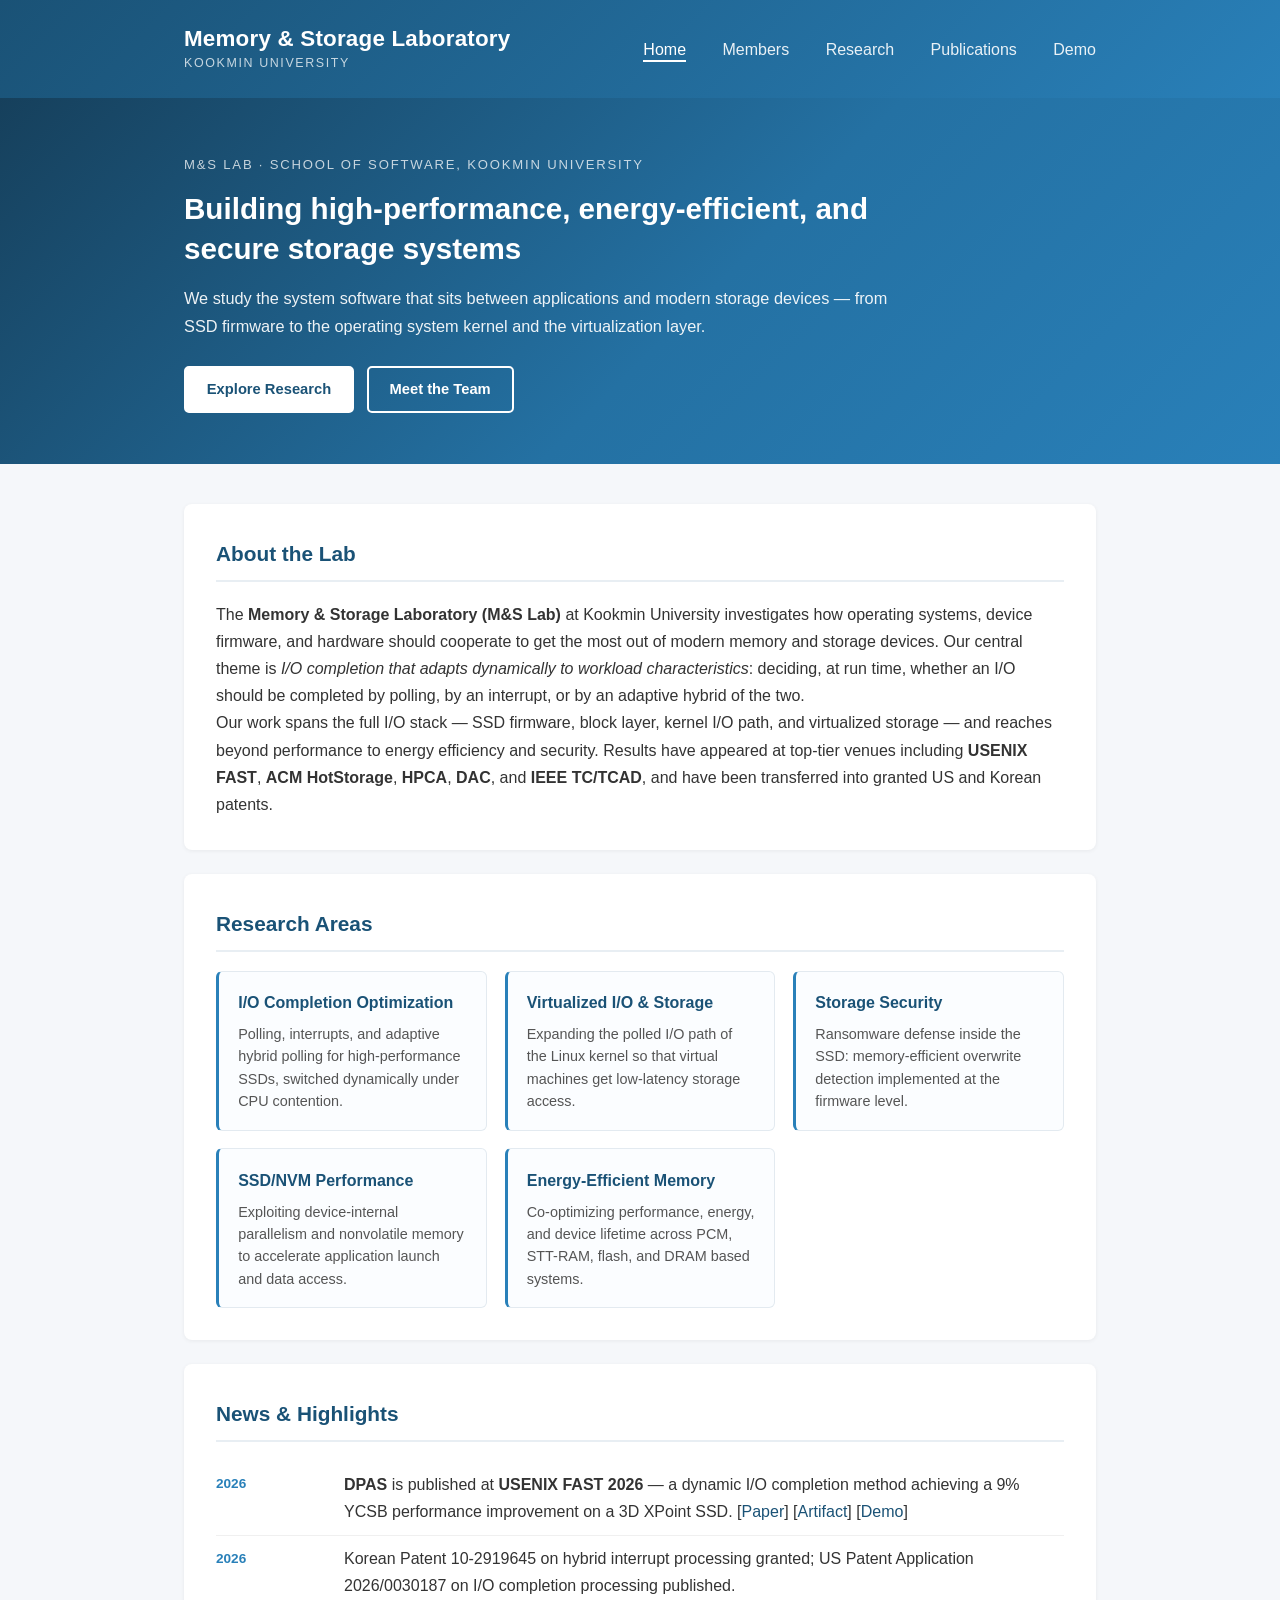
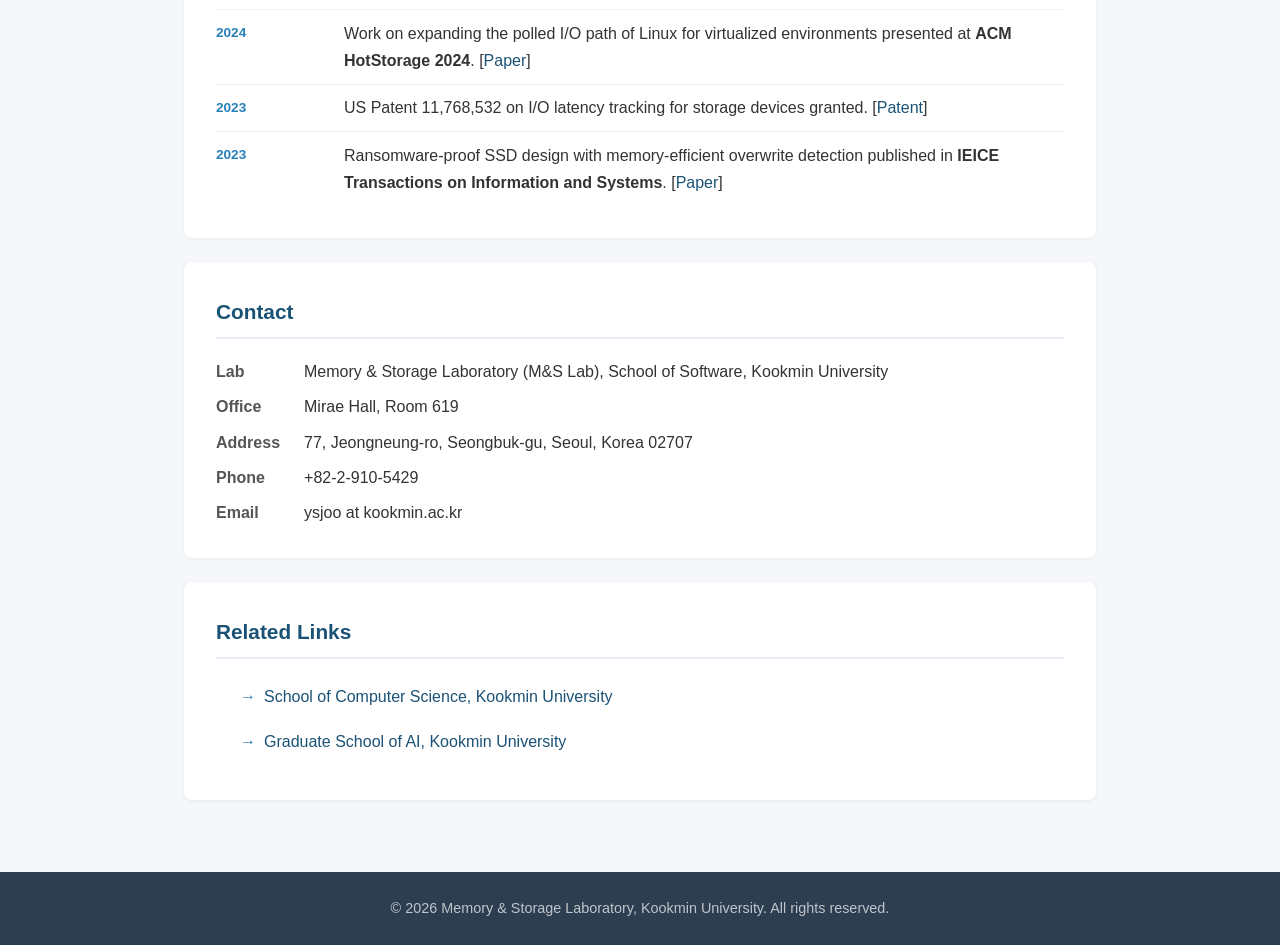
<file: index.html>
<!DOCTYPE html>
<html lang="en">
<head>
  <meta charset="UTF-8">
  <meta name="viewport" content="width=device-width, initial-scale=1.0">
  <title>Memory &amp; Storage Laboratory - Kookmin University</title>
  <meta name="description" content="Memory &amp; Storage Laboratory (M&amp;S Lab), School of Software, Kookmin University. Research on I/O completion optimization, storage security, virtualized I/O, and energy-efficient memory and storage systems.">
  <!-- Google tag (gtag.js) -->
  <script async src="https://www.googletagmanager.com/gtag/js?id=G-V7QXWDGY8V"></script>
  <script>
    window.dataLayer = window.dataLayer || [];
    function gtag(){dataLayer.push(arguments);}
    gtag('js', new Date());
    gtag('config', 'G-V7QXWDGY8V');
  </script>
  <link rel="stylesheet" href="css/style.css">
</head>
<body>

<header>
  <div class="container">
    <div class="brand">
      <a href="index.html">
        <span class="brand-title">Memory &amp; Storage Laboratory</span>
        <span class="brand-sub">Kookmin University</span>
      </a>
    </div>
    <nav>
      <a href="index.html" class="active">Home</a>
      <a href="members.html">Members</a>
      <a href="research.html">Research</a>
      <a href="publication.html">Publications</a>
      <a href="demo.html">Demo</a>
    </nav>
  </div>
</header>

<main class="home">

  <div class="hero">
    <div class="container">
      <p class="hero-eyebrow">M&amp;S Lab &middot; School of Software, Kookmin University</p>
      <h2>Building high-performance, energy-efficient, and secure storage systems</h2>
      <p class="hero-lead">
        We study the system software that sits between applications and modern storage devices &mdash;
        from SSD firmware to the operating system kernel and the virtualization layer.
      </p>
      <div class="hero-actions">
        <a class="btn" href="research.html">Explore Research</a>
        <a class="btn btn-outline" href="members.html">Meet the Team</a>
      </div>
    </div>
  </div>

  <div class="container">

    <section>
      <h2>About the Lab</h2>
      <p>
        The <strong>Memory &amp; Storage Laboratory (M&amp;S Lab)</strong> at Kookmin University investigates how
        operating systems, device firmware, and hardware should cooperate to get the most out of modern
        memory and storage devices. Our central theme is <em>I/O completion that adapts dynamically to
        workload characteristics</em>: deciding, at run time, whether an I/O should be completed by polling,
        by an interrupt, or by an adaptive hybrid of the two.
      </p>
      <p>
        Our work spans the full I/O stack &mdash; SSD firmware, block layer, kernel I/O path, and virtualized
        storage &mdash; and reaches beyond performance to energy efficiency and security. Results have appeared
        at top-tier venues including <strong>USENIX FAST</strong>, <strong>ACM HotStorage</strong>,
        <strong>HPCA</strong>, <strong>DAC</strong>, and <strong>IEEE TC/TCAD</strong>, and have been
        transferred into granted US and Korean patents.
      </p>
    </section>

    <section>
      <h2>Research Areas</h2>
      <div class="card-grid">
        <div class="topic-card">
          <h3>I/O Completion Optimization</h3>
          <p>Polling, interrupts, and adaptive hybrid polling for high-performance SSDs, switched dynamically under CPU contention.</p>
        </div>
        <div class="topic-card">
          <h3>Virtualized I/O &amp; Storage</h3>
          <p>Expanding the polled I/O path of the Linux kernel so that virtual machines get low-latency storage access.</p>
        </div>
        <div class="topic-card">
          <h3>Storage Security</h3>
          <p>Ransomware defense inside the SSD: memory-efficient overwrite detection implemented at the firmware level.</p>
        </div>
        <div class="topic-card">
          <h3>SSD/NVM Performance</h3>
          <p>Exploiting device-internal parallelism and nonvolatile memory to accelerate application launch and data access.</p>
        </div>
        <div class="topic-card">
          <h3>Energy-Efficient Memory</h3>
          <p>Co-optimizing performance, energy, and device lifetime across PCM, STT-RAM, flash, and DRAM based systems.</p>
        </div>
      </div>
    </section>

    <section>
      <h2>News &amp; Highlights</h2>
      <ul class="news-list">
        <li>
          <span class="news-date">2026</span>
          <span>
            <strong>DPAS</strong> is published at <strong>USENIX FAST 2026</strong> &mdash; a dynamic I/O completion
            method achieving a 9% YCSB performance improvement on a 3D XPoint SSD.
            [<a href="https://www.usenix.org/conference/fast26/presentation/seo" target="_blank" rel="noopener noreferrer">Paper</a>]
            [<a href="https://github.com/DongDongJu/DPAS_FAST26" target="_blank" rel="noopener noreferrer">Artifact</a>]
            [<a href="demo.html">Demo</a>]
          </span>
        </li>
        <li>
          <span class="news-date">2026</span>
          <span>Korean Patent 10-2919645 on hybrid interrupt processing granted; US Patent Application 2026/0030187 on I/O completion processing published.</span>
        </li>
        <li>
          <span class="news-date">2024</span>
          <span>
            Work on expanding the polled I/O path of Linux for virtualized environments presented at
            <strong>ACM HotStorage 2024</strong>.
            [<a href="https://doi.org/10.1145/3655038.3665944" target="_blank" rel="noopener noreferrer">Paper</a>]
          </span>
        </li>
        <li>
          <span class="news-date">2023</span>
          <span>
            US Patent 11,768,532 on I/O latency tracking for storage devices granted.
            [<a href="https://patents.google.com/patent/US11768532B2/en" target="_blank" rel="noopener noreferrer">Patent</a>]
          </span>
        </li>
        <li>
          <span class="news-date">2023</span>
          <span>
            Ransomware-proof SSD design with memory-efficient overwrite detection published in
            <strong>IEICE Transactions on Information and Systems</strong>.
            [<a href="https://doi.org/10.1587/transinf.2023EDL8019" target="_blank" rel="noopener noreferrer">Paper</a>]
          </span>
        </li>
      </ul>
    </section>

    <section>
      <h2>Contact</h2>
      <dl class="contact-grid">
        <dt>Lab</dt>
        <dd>Memory &amp; Storage Laboratory (M&amp;S Lab), School of Software, Kookmin University</dd>
        <dt>Office</dt>
        <dd>Mirae Hall, Room 619</dd>
        <dt>Address</dt>
        <dd>77, Jeongneung-ro, Seongbuk-gu, Seoul, Korea 02707</dd>
        <dt>Phone</dt>
        <dd>+82-2-910-5429</dd>
        <dt>Email</dt>
        <dd>ysjoo at kookmin.ac.kr</dd>
      </dl>
    </section>

    <section>
      <h2>Related Links</h2>
      <ul class="links-list">
        <li><a href="https://cs.kookmin.ac.kr/" target="_blank" rel="noopener noreferrer">School of Computer Science, Kookmin University</a></li>
        <li><a href="https://gsai.kookmin.ac.kr/faculty/yongsoo-joo/" target="_blank" rel="noopener noreferrer">Graduate School of AI, Kookmin University</a></li>
      </ul>
    </section>

  </div>

</main>

<footer>
  <div class="container">
    &copy; 2026 Memory &amp; Storage Laboratory, Kookmin University. All rights reserved.
  </div>
</footer>

</body>
</html>
</file>
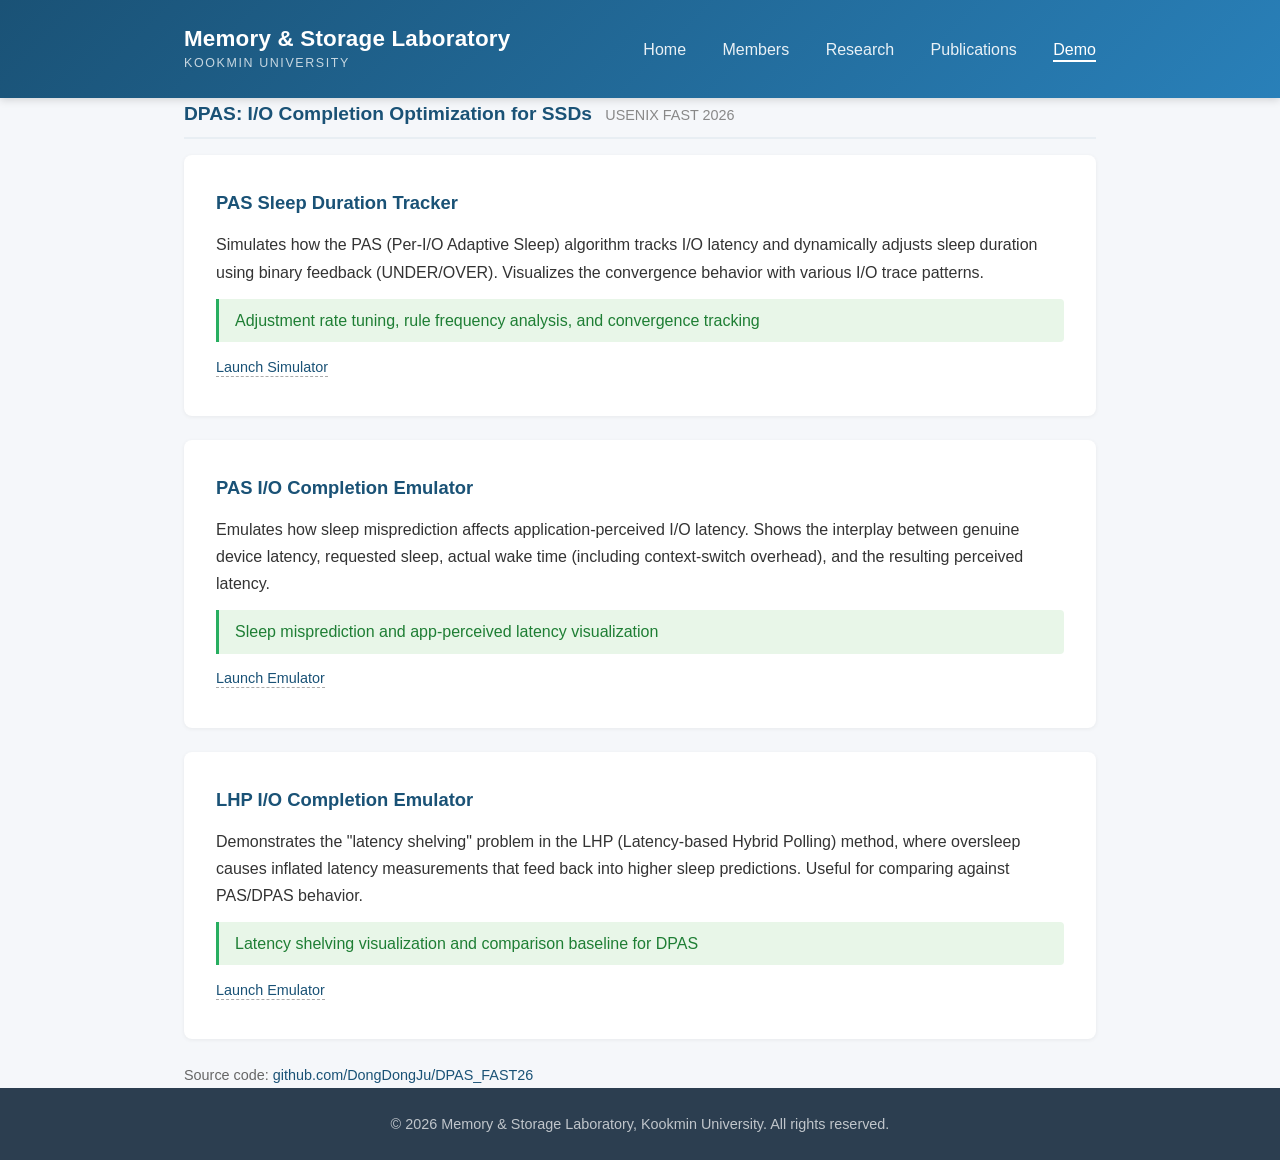
<file: demo.html>
<!DOCTYPE html>
<html lang="en">
<head>
  <meta charset="UTF-8">
  <meta name="viewport" content="width=device-width, initial-scale=1.0">
  <title>Demo - Memory &amp; Storage Laboratory</title>
  <!-- Google tag (gtag.js) -->
  <script async src="https://www.googletagmanager.com/gtag/js?id=G-V7QXWDGY8V"></script>
  <script>
    window.dataLayer = window.dataLayer || [];
    function gtag(){dataLayer.push(arguments);}
    gtag('js', new Date());
    gtag('config', 'G-V7QXWDGY8V');
  </script>
  <link rel="stylesheet" href="css/style.css">
</head>
<body>

<header>
  <div class="container">
    <div class="brand">
      <a href="index.html">
        <span class="brand-title">Memory &amp; Storage Laboratory</span>
        <span class="brand-sub">Kookmin University</span>
      </a>
    </div>
    <nav>
      <a href="index.html">Home</a>
      <a href="members.html">Members</a>
      <a href="research.html">Research</a>
      <a href="publication.html">Publications</a>
      <a href="demo.html" class="active">Demo</a>
    </nav>
  </div>
</header>

<main class="container">

  <h2 class="research-period">DPAS: I/O Completion Optimization for SSDs <span class="period-years">USENIX FAST 2026</span></h2>

  <div class="research-card">
    <h3>PAS Sleep Duration Tracker</h3>
    <p>
      Simulates how the PAS (Per-I/O Adaptive Sleep) algorithm tracks I/O latency
      and dynamically adjusts sleep duration using binary feedback (UNDER/OVER).
      Visualizes the convergence behavior with various I/O trace patterns.
    </p>
    <div class="research-highlight">Adjustment rate tuning, rule frequency analysis, and convergence tracking</div>
    <ul class="paper-links">
      <li><a href="demo/pas_sim.html" target="_blank" rel="noopener noreferrer">Launch Simulator</a></li>
    </ul>
  </div>

  <div class="research-card">
    <h3>PAS I/O Completion Emulator</h3>
    <p>
      Emulates how sleep misprediction affects application-perceived I/O latency.
      Shows the interplay between genuine device latency, requested sleep, actual wake time
      (including context-switch overhead), and the resulting perceived latency.
    </p>
    <div class="research-highlight">Sleep misprediction and app-perceived latency visualization</div>
    <ul class="paper-links">
      <li><a href="demo/pas_emulator.html" target="_blank" rel="noopener noreferrer">Launch Emulator</a></li>
    </ul>
  </div>

  <div class="research-card">
    <h3>LHP I/O Completion Emulator</h3>
    <p>
      Demonstrates the "latency shelving" problem in the LHP (Latency-based Hybrid Polling) method,
      where oversleep causes inflated latency measurements that feed back into higher sleep predictions.
      Useful for comparing against PAS/DPAS behavior.
    </p>
    <div class="research-highlight">Latency shelving visualization and comparison baseline for DPAS</div>
    <ul class="paper-links">
      <li><a href="demo/LHP_emulator.html" target="_blank" rel="noopener noreferrer">Launch Emulator</a></li>
    </ul>
  </div>

  <p style="margin-top: 1.5rem; font-size: 0.9rem; color: #666;">
    Source code: <a href="https://github.com/DongDongJu/DPAS_FAST26" target="_blank" rel="noopener noreferrer">github.com/DongDongJu/DPAS_FAST26</a>
  </p>

</main>

<footer>
  <div class="container">
    &copy; 2026 Memory &amp; Storage Laboratory, Kookmin University. All rights reserved.
  </div>
</footer>

</body>
</html>
</file>
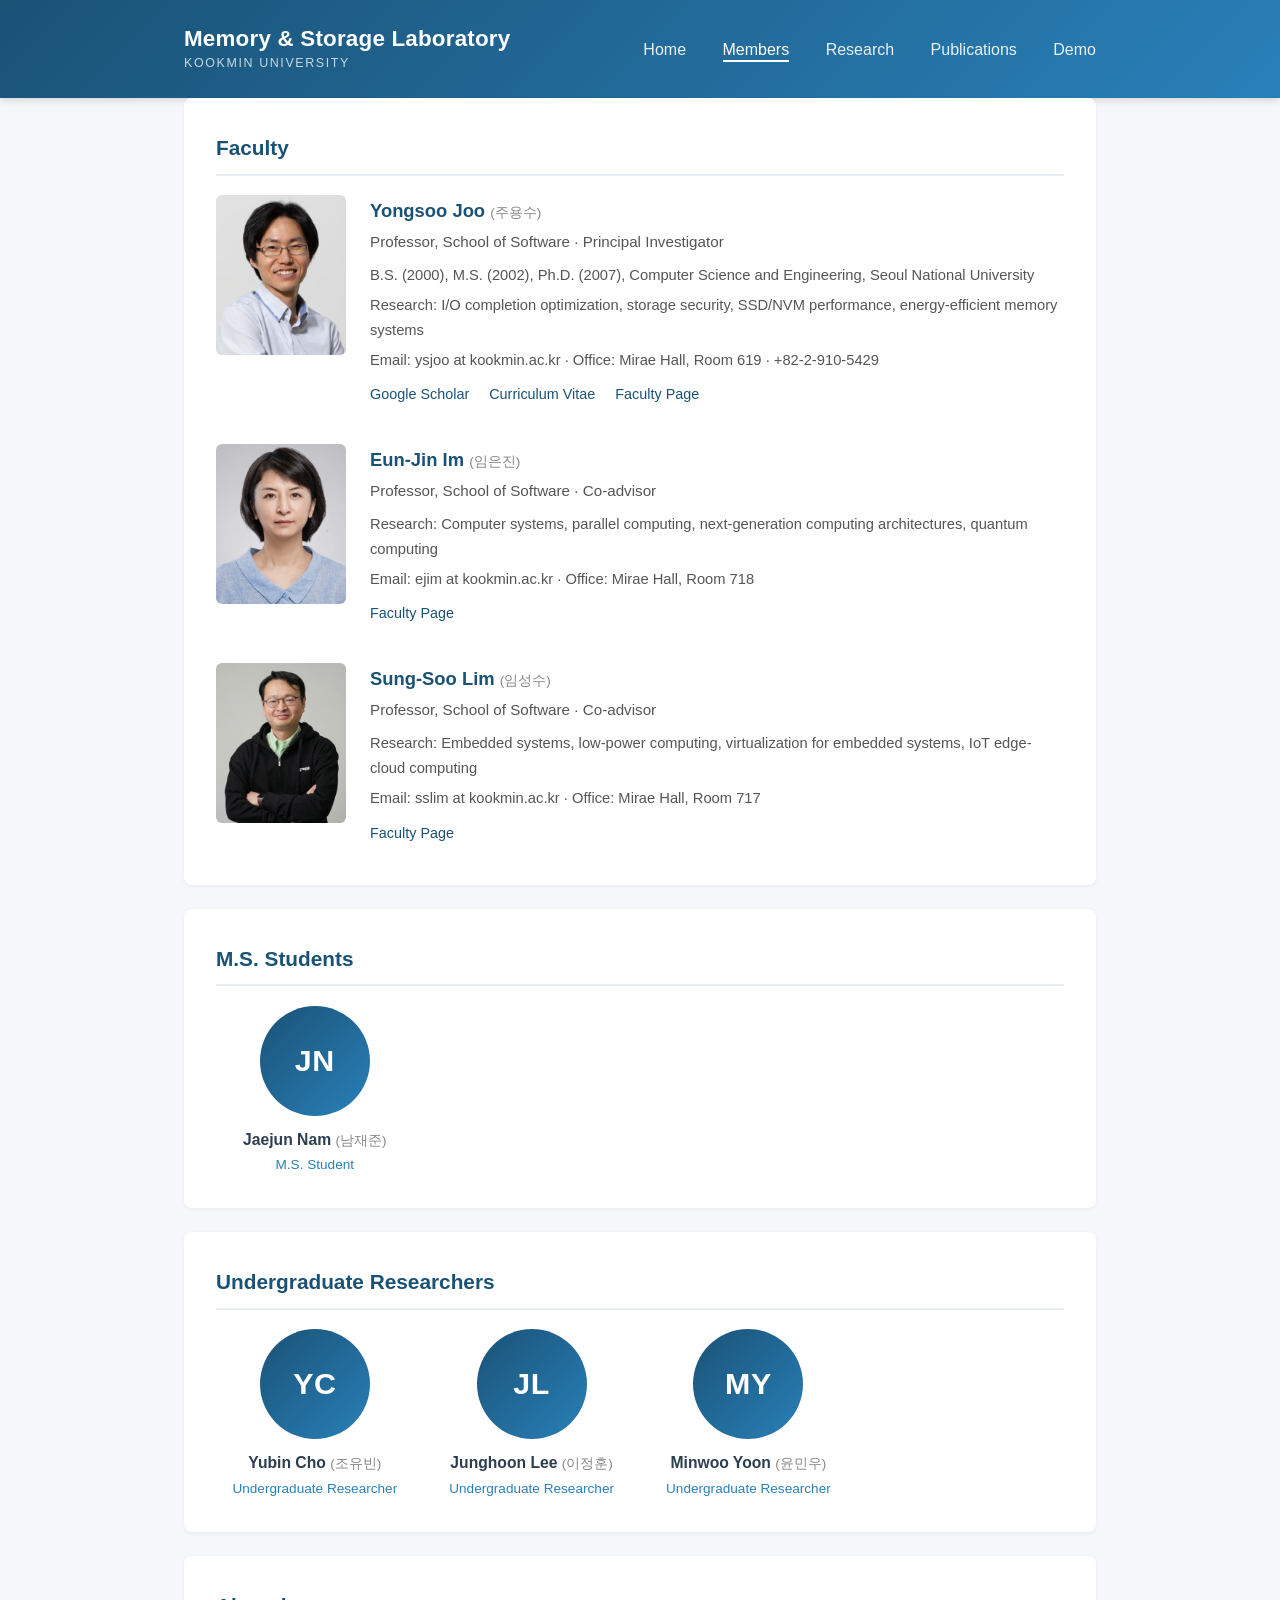
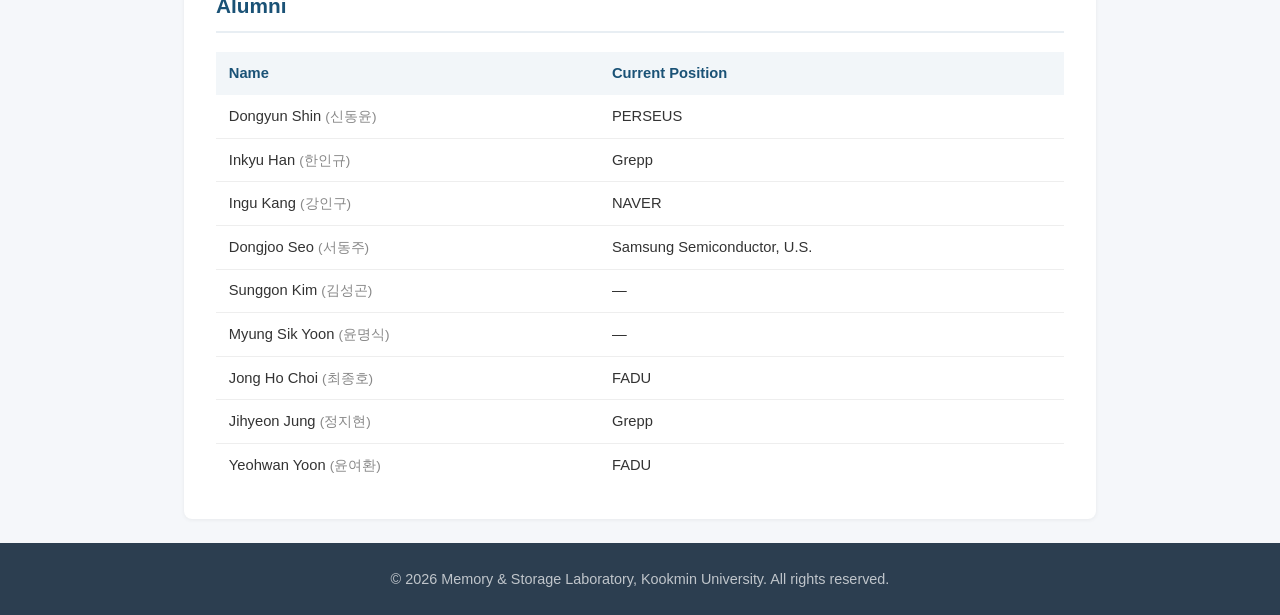
<file: members.html>
<!DOCTYPE html>
<html lang="en">
<head>
  <meta charset="UTF-8">
  <meta name="viewport" content="width=device-width, initial-scale=1.0">
  <title>Members - Memory &amp; Storage Laboratory</title>
  <meta name="description" content="Members of the Memory &amp; Storage Laboratory (M&amp;S Lab), School of Software, Kookmin University.">
  <!-- Google tag (gtag.js) -->
  <script async src="https://www.googletagmanager.com/gtag/js?id=G-V7QXWDGY8V"></script>
  <script>
    window.dataLayer = window.dataLayer || [];
    function gtag(){dataLayer.push(arguments);}
    gtag('js', new Date());
    gtag('config', 'G-V7QXWDGY8V');
  </script>
  <link rel="stylesheet" href="css/style.css">
</head>
<body>

<header>
  <div class="container">
    <div class="brand">
      <a href="index.html">
        <span class="brand-title">Memory &amp; Storage Laboratory</span>
        <span class="brand-sub">Kookmin University</span>
      </a>
    </div>
    <nav>
      <a href="index.html">Home</a>
      <a href="members.html" class="active">Members</a>
      <a href="research.html">Research</a>
      <a href="publication.html">Publications</a>
      <a href="demo.html">Demo</a>
    </nav>
  </div>
</header>

<main class="container">

  <section>
    <h2>Faculty</h2>
    <div class="faculty-list">

      <div class="faculty-item">
        <img class="faculty-photo" src="img/profile.jpg" alt="Yongsoo Joo">
        <div>
          <h3>Yongsoo Joo <span class="member-name-kr">(주용수)</span></h3>
          <p class="faculty-role">Professor, School of Software &middot; Principal Investigator</p>
          <p>B.S. (2000), M.S. (2002), Ph.D. (2007), Computer Science and Engineering, Seoul National University</p>
          <p>Research: I/O completion optimization, storage security, SSD/NVM performance, energy-efficient memory systems</p>
          <p>Email: ysjoo at kookmin.ac.kr &middot; Office: Mirae Hall, Room 619 &middot; +82-2-910-5429</p>
          <ul class="paper-links" style="margin-top:0.6rem;padding:0;list-style:none;font-size:0.9rem;">
            <li style="display:inline-block;margin-right:1rem;"><a href="https://scholar.google.com/citations?hl=en&amp;user=xazWDIUAAAAJ" target="_blank" rel="noopener noreferrer">Google Scholar</a></li>
            <li style="display:inline-block;margin-right:1rem;"><a href="ysjoo_CV.pdf" target="_blank" rel="noopener noreferrer">Curriculum Vitae</a></li>
            <li style="display:inline-block;margin-right:1rem;"><a href="https://gsai.kookmin.ac.kr/faculty/yongsoo-joo/" target="_blank" rel="noopener noreferrer">Faculty Page</a></li>
          </ul>
        </div>
      </div>

      <div class="faculty-item">
        <img class="faculty-photo" src="img/faculty/eunjin-im.jpg" alt="Eun-Jin Im">
        <div>
          <h3>Eun-Jin Im <span class="member-name-kr">(임은진)</span></h3>
          <p class="faculty-role">Professor, School of Software &middot; Co-advisor</p>
          <p>Research: Computer systems, parallel computing, next-generation computing architectures, quantum computing</p>
          <p>Email: ejim at kookmin.ac.kr &middot; Office: Mirae Hall, Room 718</p>
          <ul class="paper-links" style="margin-top:0.6rem;padding:0;list-style:none;font-size:0.9rem;">
            <li style="display:inline-block;margin-right:1rem;"><a href="https://gsai.kookmin.ac.kr/faculty/eunjin-im/" target="_blank" rel="noopener noreferrer">Faculty Page</a></li>
          </ul>
        </div>
      </div>

      <div class="faculty-item">
        <img class="faculty-photo" src="img/faculty/sungsoo-lim.jpg" alt="Sung-Soo Lim">
        <div>
          <h3>Sung-Soo Lim <span class="member-name-kr">(임성수)</span></h3>
          <p class="faculty-role">Professor, School of Software &middot; Co-advisor</p>
          <p>Research: Embedded systems, low-power computing, virtualization for embedded systems, IoT edge-cloud computing</p>
          <p>Email: sslim at kookmin.ac.kr &middot; Office: Mirae Hall, Room 717</p>
          <ul class="paper-links" style="margin-top:0.6rem;padding:0;list-style:none;font-size:0.9rem;">
            <li style="display:inline-block;margin-right:1rem;"><a href="https://gsai.kookmin.ac.kr/faculty/sungsoo-lim/" target="_blank" rel="noopener noreferrer">Faculty Page</a></li>
          </ul>
        </div>
      </div>

    </div>
  </section>

  <!-- Ph.D. 과정 학생이 생기면 아래 블록의 주석을 해제해 사용
  <section>
    <h2>Ph.D. Students</h2>
    <div class="member-grid">
      <div class="member-card">
        <div class="member-avatar">AB</div>
        <div class="member-name">Full Name <span class="member-name-kr">(한글 이름)</span></div>
        <div class="member-role">Ph.D. Student</div>
      </div>
    </div>
  </section>
  -->

  <section>
    <h2>M.S. Students</h2>
    <div class="member-grid">
      <div class="member-card">
        <div class="member-avatar">JN</div>
        <div class="member-name">Jaejun Nam <span class="member-name-kr">(남재준)</span></div>
        <div class="member-role">M.S. Student</div>
      </div>
    </div>
  </section>

  <section>
    <h2>Undergraduate Researchers</h2>
    <div class="member-grid">
      <div class="member-card">
        <div class="member-avatar">YC</div>
        <div class="member-name">Yubin Cho <span class="member-name-kr">(조유빈)</span></div>
        <div class="member-role">Undergraduate Researcher</div>
      </div>
      <div class="member-card">
        <div class="member-avatar">JL</div>
        <div class="member-name">Junghoon Lee <span class="member-name-kr">(이정훈)</span></div>
        <div class="member-role">Undergraduate Researcher</div>
      </div>
      <div class="member-card">
        <div class="member-avatar">MY</div>
        <div class="member-name">Minwoo Yoon <span class="member-name-kr">(윤민우)</span></div>
        <div class="member-role">Undergraduate Researcher</div>
      </div>
    </div>
  </section>

  <section>
    <h2>Alumni</h2>
    <table class="alumni-table">
      <thead>
        <tr>
          <th>Name</th>
          <th>Current Position</th>
        </tr>
      </thead>
      <tbody>
        <tr>
          <td>Dongyun Shin <span class="member-name-kr">(신동윤)</span></td>
          <td>PERSEUS</td>
        </tr>
        <tr>
          <td>Inkyu Han <span class="member-name-kr">(한인규)</span></td>
          <td>Grepp</td>
        </tr>
        <tr>
          <td>Ingu Kang <span class="member-name-kr">(강인구)</span></td>
          <td>NAVER</td>
        </tr>
        <tr>
          <td>Dongjoo Seo <span class="member-name-kr">(서동주)</span></td>
          <td>Samsung Semiconductor, U.S.</td>
        </tr>
        <tr>
          <td>Sunggon Kim <span class="member-name-kr">(김성곤)</span></td>
          <td>&mdash;</td>
        </tr>
        <tr>
          <td>Myung Sik Yoon <span class="member-name-kr">(윤명식)</span></td>
          <td>&mdash;</td>
        </tr>
        <tr>
          <td>Jong Ho Choi <span class="member-name-kr">(최종호)</span></td>
          <td>FADU</td>
        </tr>
        <tr>
          <td>Jihyeon Jung <span class="member-name-kr">(정지현)</span></td>
          <td>Grepp</td>
        </tr>
        <tr>
          <td>Yeohwan Yoon <span class="member-name-kr">(윤여환)</span></td>
          <td>FADU</td>
        </tr>
      </tbody>
    </table>
  </section>

</main>

<footer>
  <div class="container">
    &copy; 2026 Memory &amp; Storage Laboratory, Kookmin University. All rights reserved.
  </div>
</footer>

</body>
</html>
</file>
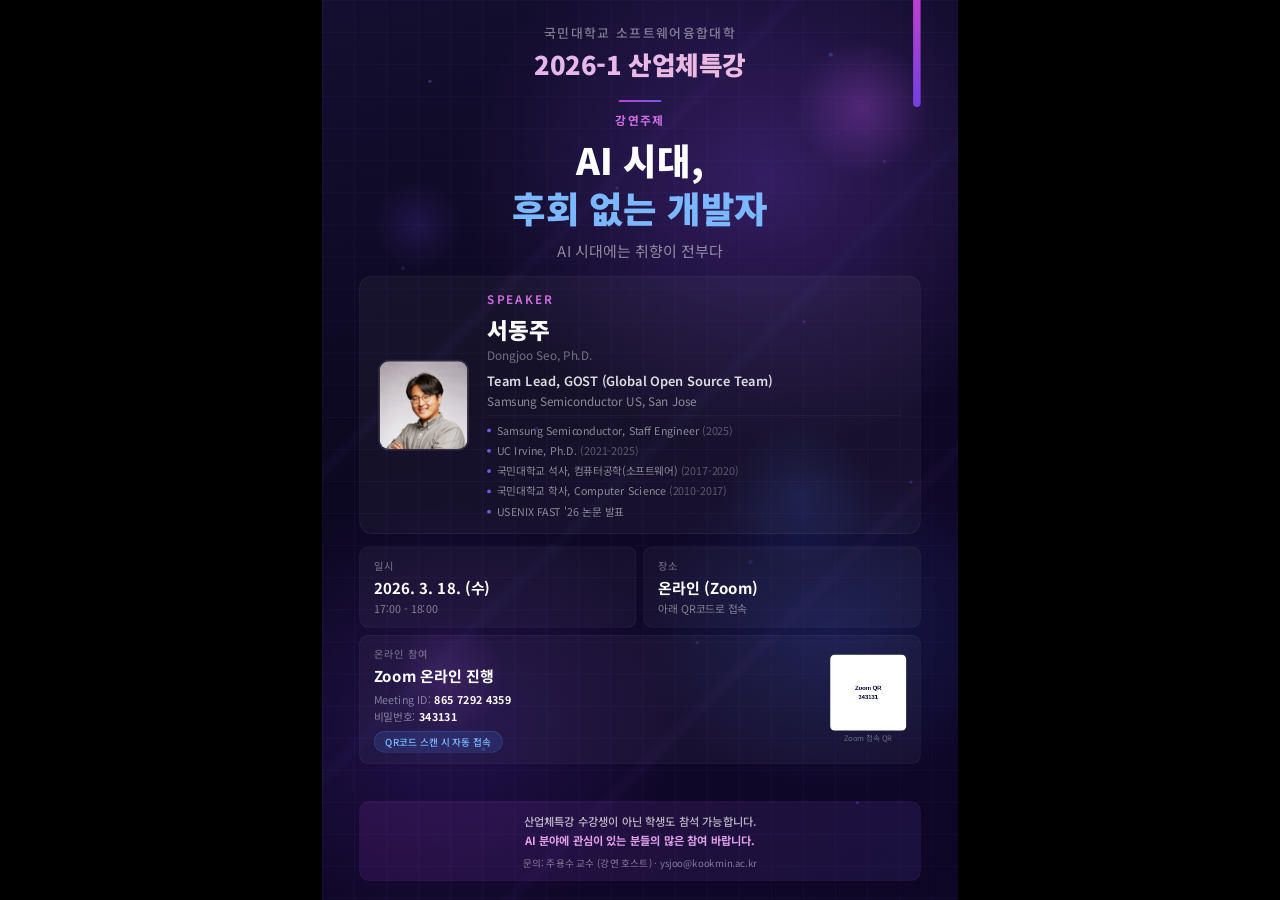
<file: poster.html>
<!DOCTYPE html>
<html lang="ko">
<head>
<meta charset="UTF-8">
<meta name="viewport" content="width=device-width, initial-scale=1.0">
<title>2026-1 산업체특강 - 서동주</title>
<style>
  @import url('https://fonts.googleapis.com/css2?family=Noto+Sans+KR:wght@300;400;500;700;900&display=swap');

  * { margin: 0; padding: 0; box-sizing: border-box; }

  html, body {
    margin: 0; padding: 0;
    width: 100%; height: 100%;
    overflow: hidden;
    background: #000;
  }
  body { font-family: 'Noto Sans KR', sans-serif; }

  .poster {
    width: 1190px;
    height: 1684px;
    overflow: hidden;
    position: absolute;
    top: 50%; left: 50%;
    transform-origin: center center;
    background: #0c0820;
  }

  /* Background layers */
  .bg-layer {
    position: absolute;
    top: 0; left: 0; right: 0; bottom: 0;
    z-index: 0;
  }

  /* Main gradient */
  .bg-gradient {
    background:
      radial-gradient(ellipse 80% 50% at 70% 20%, rgba(90, 50, 160, 0.5) 0%, transparent 60%),
      radial-gradient(ellipse 60% 40% at 20% 80%, rgba(60, 30, 120, 0.4) 0%, transparent 60%),
      radial-gradient(ellipse 50% 30% at 80% 70%, rgba(40, 80, 180, 0.25) 0%, transparent 60%),
      linear-gradient(160deg, #140e30 0%, #0c0820 40%, #10082a 70%, #0e0625 100%);
  }

  /* Glowing orbs */
  .bg-orbs {
    background:
      radial-gradient(circle 180px at 85% 12%, rgba(180, 80, 220, 0.3) 0%, transparent 70%),
      radial-gradient(circle 120px at 15% 25%, rgba(100, 60, 200, 0.2) 0%, transparent 70%),
      radial-gradient(circle 200px at 75% 55%, rgba(60, 100, 220, 0.15) 0%, transparent 70%),
      radial-gradient(circle 150px at 20% 75%, rgba(140, 60, 180, 0.2) 0%, transparent 70%);
  }

  /* Tech grid lines */
  .bg-grid {
    background-image:
      linear-gradient(rgba(120, 80, 200, 0.06) 1px, transparent 1px),
      linear-gradient(90deg, rgba(120, 80, 200, 0.06) 1px, transparent 1px);
    background-size: 60px 60px;
  }

  /* Diagonal light streaks */
  .bg-streaks {
    background:
      linear-gradient(135deg, transparent 30%, rgba(120, 80, 220, 0.04) 30.5%, rgba(120, 80, 220, 0.04) 31%, transparent 31.5%),
      linear-gradient(135deg, transparent 50%, rgba(80, 120, 220, 0.03) 50.5%, rgba(80, 120, 220, 0.03) 51%, transparent 51.5%),
      linear-gradient(135deg, transparent 70%, rgba(140, 60, 200, 0.04) 70.5%, rgba(140, 60, 200, 0.04) 71%, transparent 71.5%);
  }

  /* Floating particles via box-shadows */
  .bg-particles {
    position: absolute;
    width: 4px; height: 4px;
    top: 0; left: 0;
    border-radius: 50%;
    box-shadow:
      200px 150px 0 1px rgba(160,120,255,0.3),
      950px 100px 0 2px rgba(100,140,255,0.25),
      1050px 300px 0 1px rgba(180,100,255,0.2),
      150px 500px 0 2px rgba(120,100,255,0.15),
      900px 600px 0 1px rgba(160,80,255,0.2),
      400px 800px 0 2px rgba(100,120,255,0.15),
      1100px 900px 0 1px rgba(140,100,255,0.25),
      100px 1100px 0 2px rgba(120,80,255,0.2),
      700px 1200px 0 1px rgba(160,120,255,0.15),
      300px 1400px 0 2px rgba(100,140,255,0.2),
      1000px 1500px 0 1px rgba(140,100,255,0.25),
      550px 350px 0 1px rgba(180,140,255,0.2),
      800px 1050px 0 2px rgba(120,100,255,0.15);
    z-index: 0;
  }

  /* Accent bar */
  .accent-bar {
    position: absolute;
    top: 0; right: 70px;
    width: 14px; height: 200px;
    background: linear-gradient(180deg, #c040d0, #7040e0);
    border-radius: 0 0 7px 7px;
    z-index: 1;
  }

  .content {
    position: relative;
    z-index: 2;
    padding: 44px 70px 36px;
    height: 100%;
    display: flex;
    flex-direction: column;
  }

  /* Header */
  .header {
    text-align: center;
    margin-bottom: 20px;
  }
  .university {
    font-size: 24px;
    font-weight: 500;
    color: rgba(255,255,255,0.45);
    letter-spacing: 3px;
    margin-bottom: 10px;
  }
  .header-title {
    font-size: 48px;
    font-weight: 900;
    background: linear-gradient(135deg, #e0b0ff, #f0c0d0);
    -webkit-background-clip: text;
    -webkit-text-fill-color: transparent;
    background-clip: text;
    line-height: 1.3;
  }

  .divider {
    width: 80px;
    height: 4px;
    background: linear-gradient(90deg, #c040d0, #6c5ce7);
    margin: 16px auto;
    border-radius: 2px;
  }

  /* Talk title */
  .talk-section {
    text-align: center;
    margin-bottom: 28px;
  }
  .talk-label {
    font-size: 22px;
    font-weight: 700;
    color: #d070e0;
    letter-spacing: 3px;
    margin-bottom: 16px;
  }
  .talk-title {
    font-size: 68px;
    font-weight: 900;
    color: #ffffff;
    line-height: 1.3;
    margin-bottom: 16px;
  }
  .talk-title em {
    font-style: normal;
    color: #7cb8ff;
  }
  .talk-subtitle {
    font-size: 28px;
    font-weight: 400;
    color: rgba(255,255,255,0.5);
  }

  /* Speaker section */
  .speaker-section {
    display: flex;
    gap: 34px;
    align-items: center;
    margin-bottom: 24px;
    background: rgba(255,255,255,0.04);
    border: 1px solid rgba(255,255,255,0.08);
    border-radius: 24px;
    padding: 26px 34px;
  }
  .speaker-photo {
    width: 170px;
    height: 170px;
    border-radius: 20px;
    object-fit: cover;
    flex-shrink: 0;
    border: 3px solid rgba(255,255,255,0.1);
  }
  .speaker-info { flex: 1; }
  .speaker-label {
    font-size: 22px;
    font-weight: 600;
    color: #d070e0;
    letter-spacing: 4px;
    text-transform: uppercase;
    margin-bottom: 10px;
  }
  .speaker-name {
    font-size: 42px;
    font-weight: 900;
    color: #ffffff;
    margin-bottom: 2px;
  }
  .speaker-name-en {
    font-size: 22px;
    font-weight: 400;
    color: rgba(255,255,255,0.4);
    margin-bottom: 14px;
  }
  .speaker-role {
    font-size: 24px;
    font-weight: 600;
    color: rgba(255,255,255,0.85);
    margin-bottom: 4px;
  }
  .speaker-company {
    font-size: 22px;
    color: rgba(255,255,255,0.5);
  }
  .speaker-career {
    margin-top: 12px;
    padding-top: 12px;
    border-top: 1px solid rgba(255,255,255,0.08);
    display: flex;
    flex-direction: column;
    gap: 8px;
  }
  .career-item {
    font-size: 20px;
    color: rgba(255,255,255,0.5);
    padding-left: 18px;
    position: relative;
    line-height: 1.5;
  }
  .career-item::before {
    content: '';
    position: absolute;
    left: 0; top: 12px;
    width: 7px; height: 7px;
    border-radius: 50%;
    background: #6c5ce7;
  }
  .career-item .year {
    color: rgba(255,255,255,0.3);
    font-size: 20px;
  }

  /* Info grid */
  .info-grid {
    display: grid;
    grid-template-columns: 1fr 1fr;
    gap: 14px;
    margin-bottom: 24px;
  }
  .info-card {
    background: rgba(255,255,255,0.04);
    border: 1px solid rgba(255,255,255,0.08);
    border-radius: 16px;
    padding: 20px 26px;
  }
  .info-card.full-width { grid-column: 1 / -1; }
  .info-label {
    font-size: 19px;
    font-weight: 500;
    color: rgba(255,255,255,0.35);
    letter-spacing: 2px;
    text-transform: uppercase;
    margin-bottom: 10px;
  }
  .info-value {
    font-size: 28px;
    font-weight: 700;
    color: #ffffff;
    line-height: 1.4;
  }
  .info-value-sub {
    font-size: 20px;
    font-weight: 400;
    color: rgba(255,255,255,0.45);
    margin-top: 4px;
  }
  .zoom-badge {
    display: inline-block;
    background: rgba(77,144,254,0.15);
    border: 1px solid rgba(77,144,254,0.3);
    color: #7cb8ff;
    font-size: 18px;
    font-weight: 500;
    padding: 6px 20px;
    border-radius: 40px;
    margin-top: 10px;
  }

  /* Footer */
  .footer {
    margin-top: auto;
    background: linear-gradient(135deg, rgba(192,64,208,0.12), rgba(108,92,231,0.12));
    border: 1px solid rgba(192,64,208,0.15);
    border-radius: 18px;
    padding: 20px 30px;
    text-align: center;
  }
  .footer-text {
    font-size: 21px;
    font-weight: 500;
    color: rgba(255,255,255,0.7);
    line-height: 1.7;
  }
  .footer-highlight {
    color: #e0a0e8;
    font-weight: 700;
  }
</style>
</head>
<body>

<div class="poster">
  <!-- Background layers -->
  <div class="bg-layer bg-gradient"></div>
  <div class="bg-layer bg-orbs"></div>
  <div class="bg-layer bg-grid"></div>
  <div class="bg-layer bg-streaks"></div>
  <div class="bg-particles"></div>
  <div class="accent-bar"></div>

  <div class="content">
    <!-- Header -->
    <div class="header">
      <div class="university">국민대학교 소프트웨어융합대학</div>
      <div class="header-title">2026-1 산업체특강</div>
    </div>

    <div class="divider"></div>

    <!-- Talk Title -->
    <div class="talk-section">
      <div class="talk-label">강연주제</div>
      <div class="talk-title">AI 시대,<br><em>후회 없는 개발자</em></div>
      <div class="talk-subtitle">AI 시대에는 취향이 전부다</div>
    </div>

    <!-- Speaker -->
    <div class="speaker-section">
      <img src="dongjoo.png" alt="서동주 연사 사진" class="speaker-photo">
      <div class="speaker-info">
        <div class="speaker-label">Speaker</div>
        <div class="speaker-name">서동주</div>
        <div class="speaker-name-en">Dongjoo Seo, Ph.D.</div>
        <div class="speaker-role">Team Lead, GOST (Global Open Source Team)</div>
        <div class="speaker-company">Samsung Semiconductor US, San Jose</div>
        <div class="speaker-career">
          <div class="career-item">Samsung Semiconductor, Staff Engineer <span class="year">(2025)</span></div>
          <div class="career-item">UC Irvine, Ph.D. <span class="year">(2021-2025)</span></div>
          <div class="career-item">국민대학교 석사, 컴퓨터공학(소프트웨어) <span class="year">(2017-2020)</span></div>
          <div class="career-item">국민대학교 학사, Computer Science <span class="year">(2010-2017)</span></div>
          <div class="career-item">USENIX FAST '26 논문 발표</div>
        </div>
      </div>
    </div>

    <!-- Info Grid -->
    <div class="info-grid">
      <div class="info-card">
        <div class="info-label">일시</div>
        <div class="info-value">2026. 3. 18. (수)</div>
        <div class="info-value-sub">17:00 - 18:00</div>
      </div>
      <div class="info-card">
        <div class="info-label">장소</div>
        <div class="info-value">온라인 (Zoom)</div>
        <div class="info-value-sub">아래 QR코드로 접속</div>
      </div>
      <div class="info-card full-width" style="display:flex;align-items:center;gap:34px;">
        <div style="flex:1;">
          <div class="info-label">온라인 참여</div>
          <div class="info-value">Zoom 온라인 진행</div>
          <div class="info-value-sub" style="margin-top:8px;">Meeting ID: <span style="color:#fff;font-weight:700;">865 7292 4359</span></div>
          <div class="info-value-sub">비밀번호: <span style="color:#fff;font-weight:700;">343131</span></div>
          <div class="zoom-badge" style="margin-top:12px;">QR코드 스캔 시 자동 접속</div>
        </div>
        <div style="flex-shrink:0;text-align:center;">
          <canvas id="qrZoom" width="130" height="130" style="display:block;background:#fff;border-radius:8px;padding:6px;"></canvas>
          <div style="font-size:14px;color:rgba(255,255,255,0.35);margin-top:4px;">Zoom 접속 QR</div>
        </div>
      </div>
    </div>

    <!-- Footer -->
    <div class="footer">
      <div class="footer-text">
        산업체특강 수강생이 아닌 학생도 참석 가능합니다.<br>
        <span class="footer-highlight">AI 분야에 관심이 있는 분들의 많은 참여 바랍니다.</span>
      </div>
      <div style="margin-top:10px;font-size:18px;color:rgba(255,255,255,0.45);">
        문의: 주용수 교수 (강연 호스트) &middot; ysjoo@kookmin.ac.kr
      </div>
    </div>
  </div>
</div>

<script>
function fitPoster() {
  var poster = document.querySelector('.poster');
  var scale = Math.min(window.innerWidth / 1190, window.innerHeight / 1684);
  poster.style.transform = 'translate(-50%, -50%) scale(' + scale + ')';
}
fitPoster();
window.addEventListener('resize', fitPoster);

// QR Code via external API
(function() {
  var url = 'https://kookmin.zoom.us/j/86572924359?pwd=yexwAeIZ88kaTuFJ6bCiIacDNUGR2S.1';
  var canvas = document.getElementById('qrZoom');
  if (!canvas) return;
  var ctx = canvas.getContext('2d');
  var img = new Image();
  img.crossOrigin = 'anonymous';
  img.onload = function() {
    ctx.fillStyle = '#fff';
    ctx.fillRect(0, 0, 130, 130);
    ctx.imageSmoothingEnabled = false;
    ctx.drawImage(img, 6, 6, 118, 118);
  };
  img.onerror = function() {
    ctx.fillStyle = '#fff';
    ctx.fillRect(0, 0, 130, 130);
    ctx.fillStyle = '#003';
    ctx.font = 'bold 11px sans-serif';
    ctx.textAlign = 'center';
    ctx.fillText('Zoom QR', 65, 60);
    ctx.fillText('343131', 65, 77);
  };
  img.src = 'https://api.qrserver.com/v1/create-qr-code/?size=118x118&data=' + encodeURIComponent(url);
})();
</script>
</body>
</html>
</file>
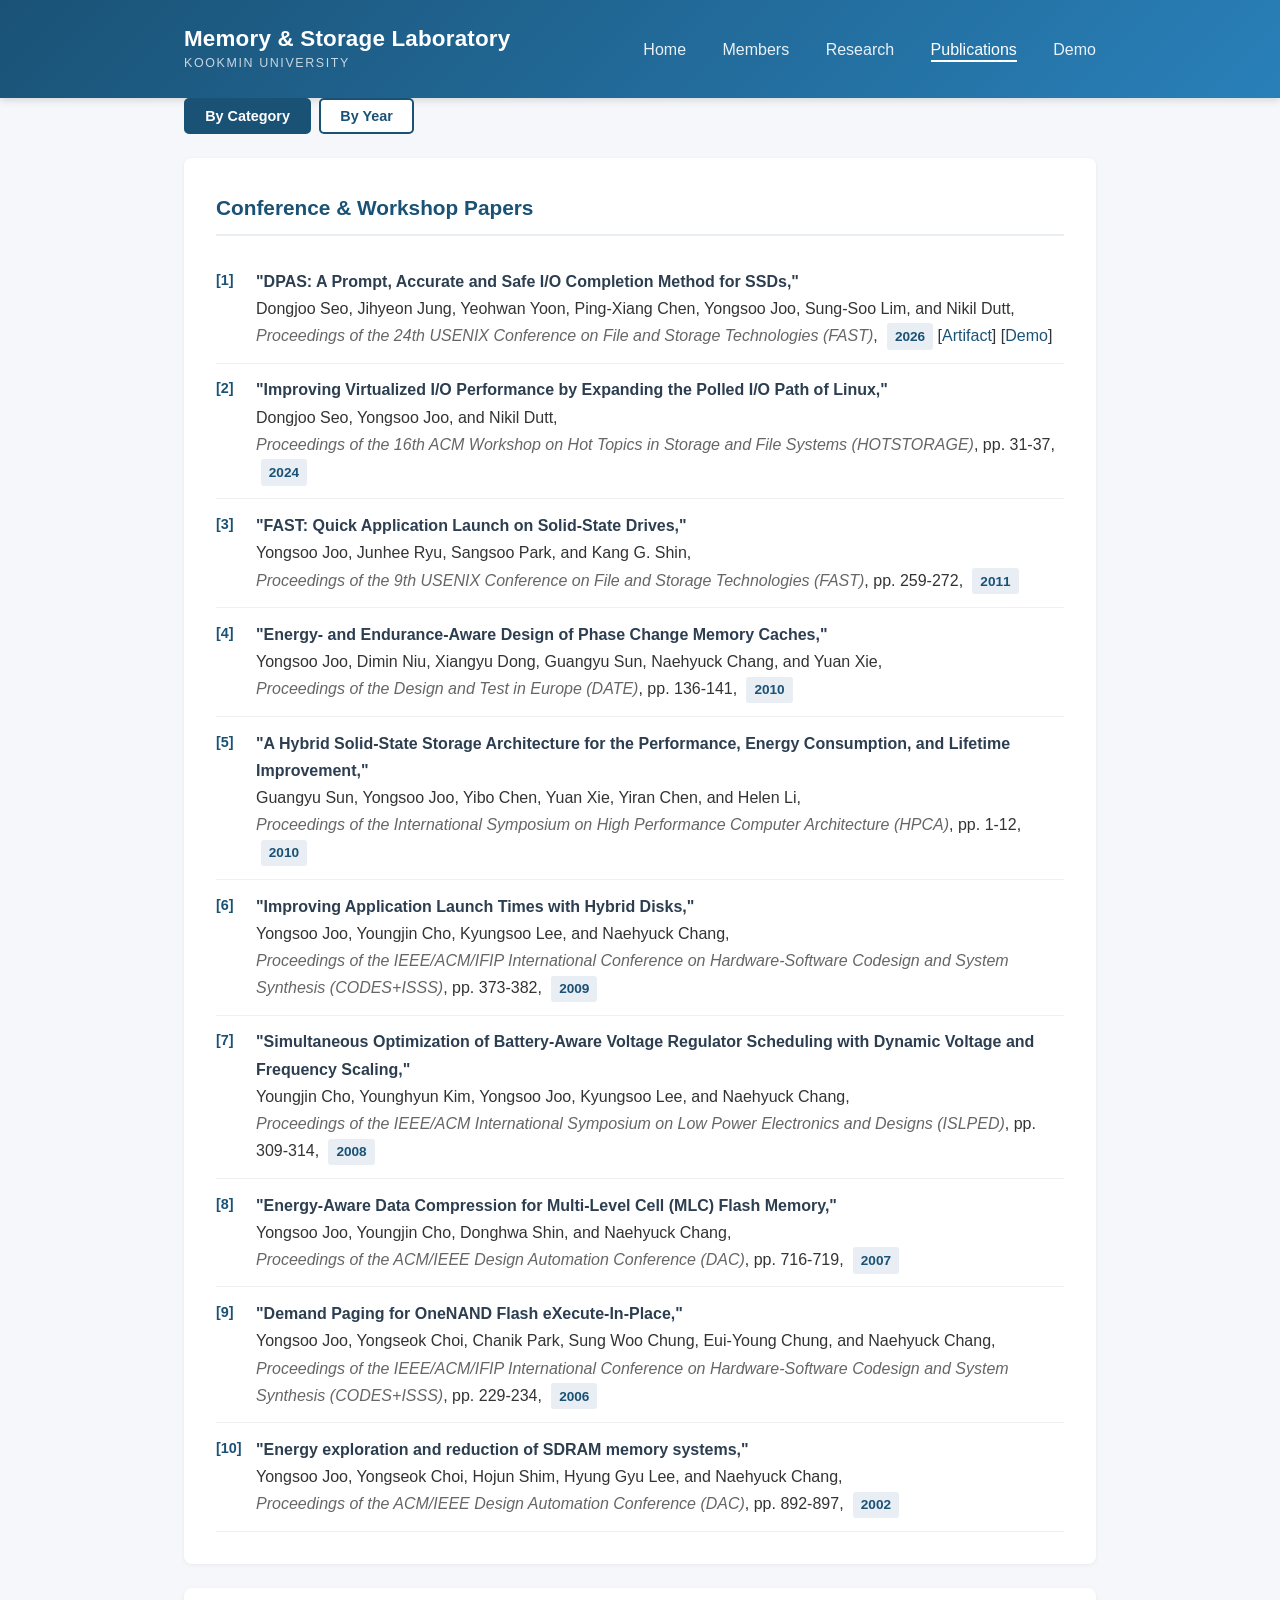
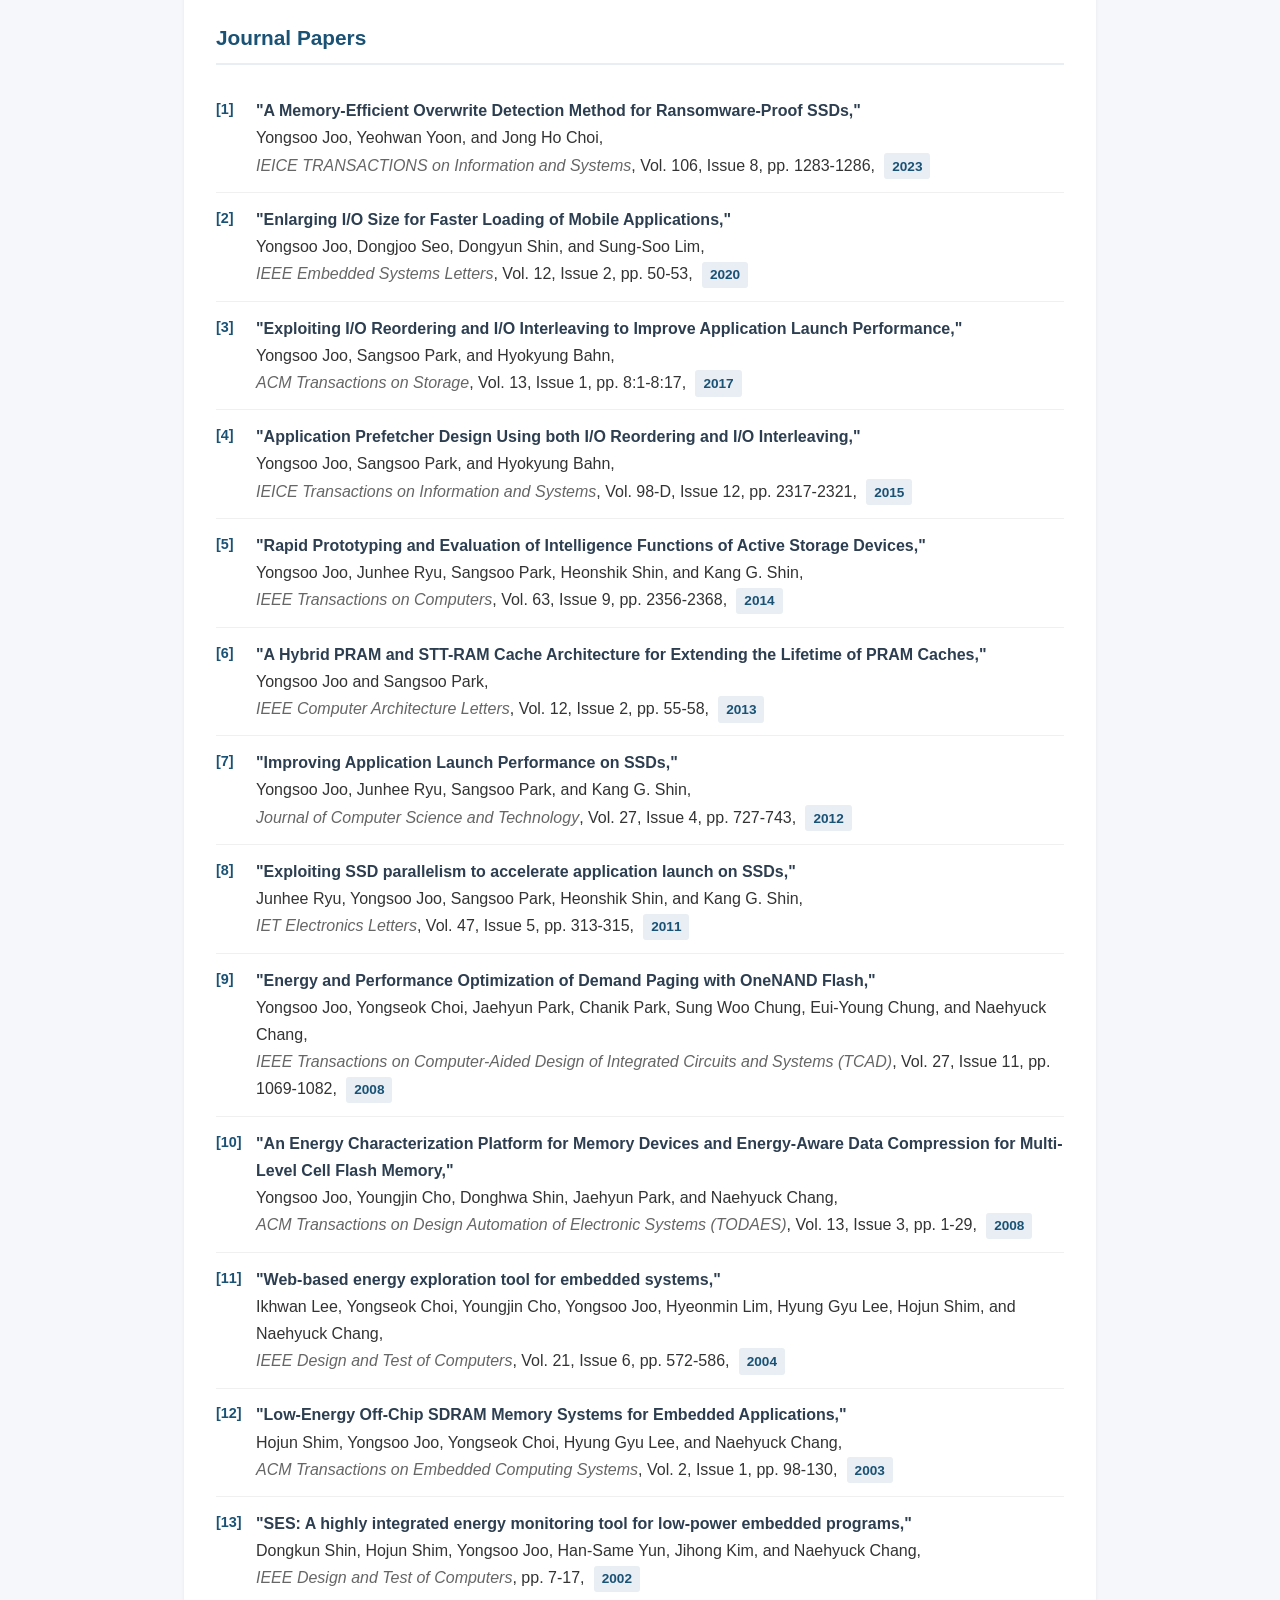
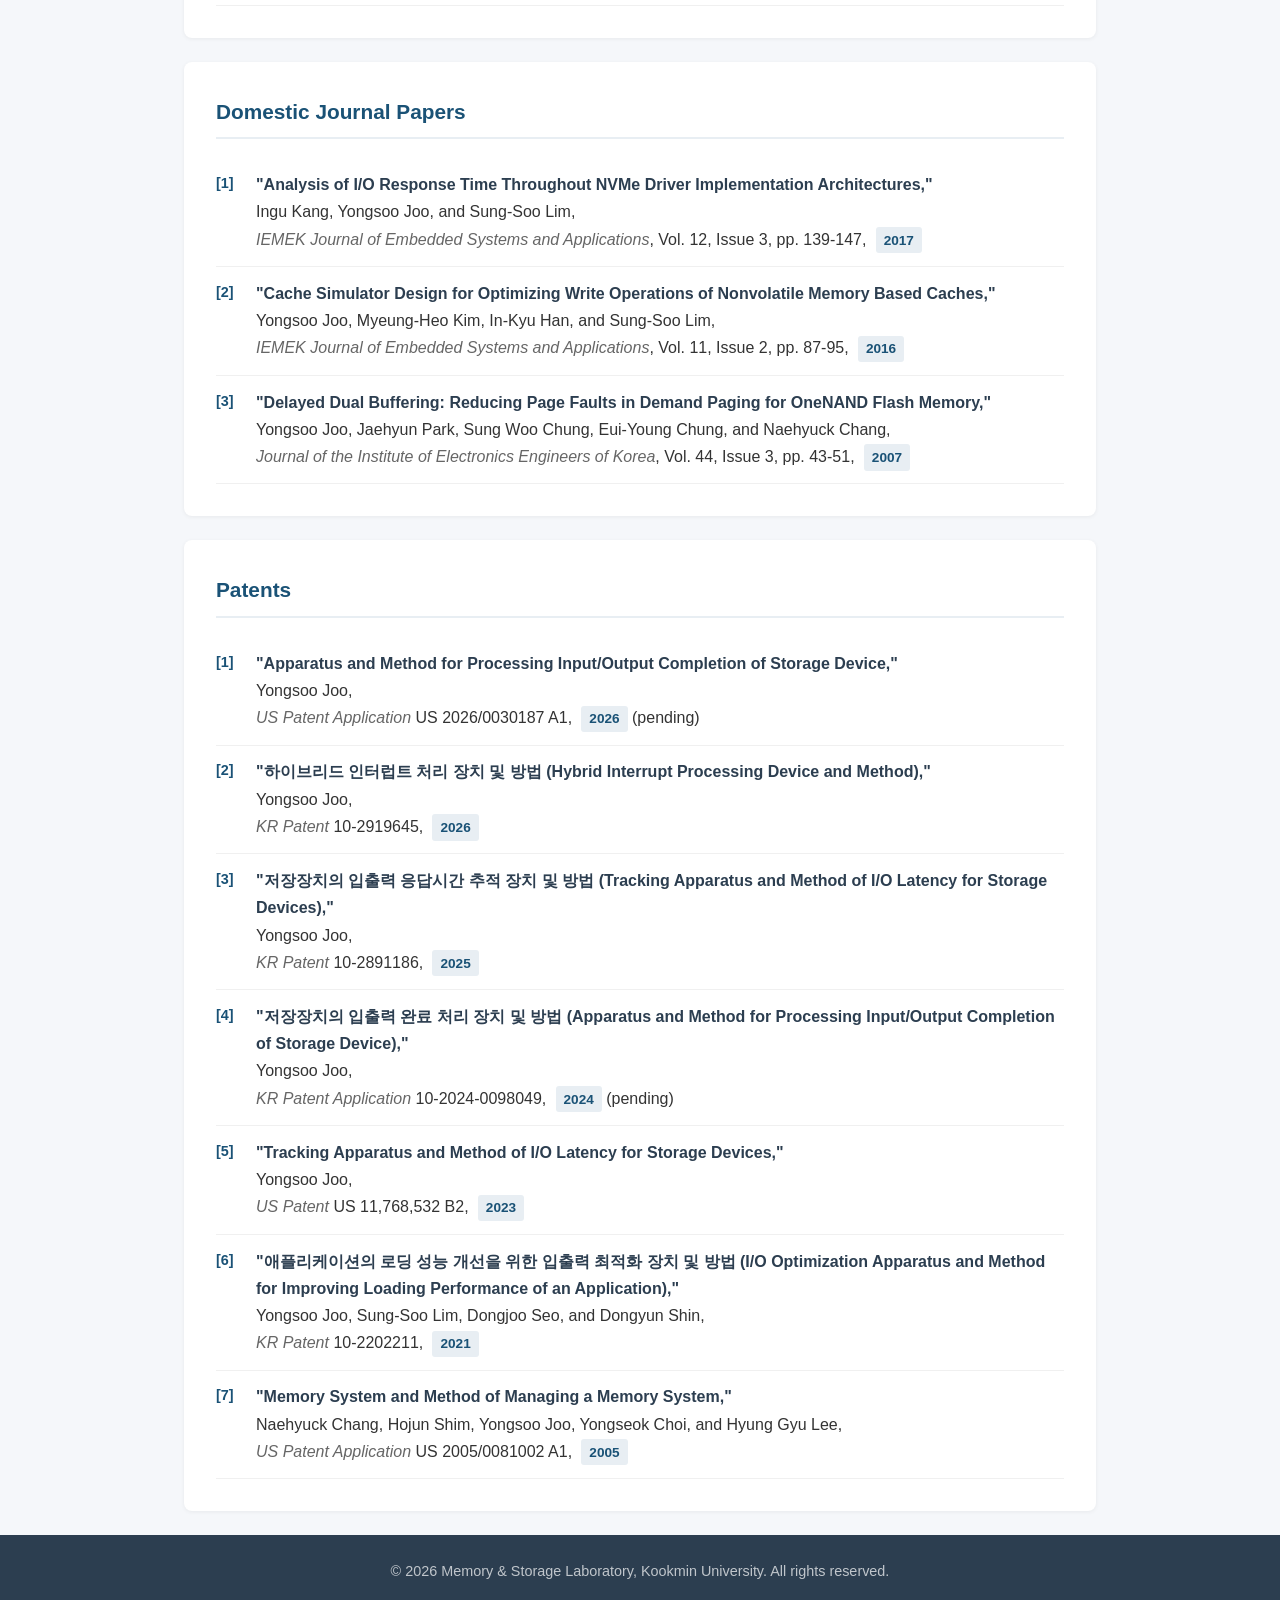
<file: publication.html>
<!DOCTYPE html>
<html lang="en">
<head>
  <meta charset="UTF-8">
  <meta name="viewport" content="width=device-width, initial-scale=1.0">
  <title>Publications - Memory &amp; Storage Laboratory</title>
  <!-- Google tag (gtag.js) -->
  <script async src="https://www.googletagmanager.com/gtag/js?id=G-V7QXWDGY8V"></script>
  <script>
    window.dataLayer = window.dataLayer || [];
    function gtag(){dataLayer.push(arguments);}
    gtag('js', new Date());
    gtag('config', 'G-V7QXWDGY8V');
  </script>
  <link rel="stylesheet" href="css/style.css">
</head>
<body>

<header>
  <div class="container">
    <div class="brand">
      <a href="index.html">
        <span class="brand-title">Memory &amp; Storage Laboratory</span>
        <span class="brand-sub">Kookmin University</span>
      </a>
    </div>
    <nav>
      <a href="index.html">Home</a>
      <a href="members.html">Members</a>
      <a href="research.html">Research</a>
      <a href="publication.html" class="active">Publications</a>
      <a href="demo.html">Demo</a>
    </nav>
  </div>
</header>

<main class="container">

  <div class="view-toggle">
    <button id="btn-category" class="active" onclick="showView('category')">By Category</button>
    <button id="btn-chrono" onclick="showView('chrono')">By Year</button>
  </div>

  <!-- Category View -->
  <div id="category-view">

    <section>
      <h2>Conference &amp; Workshop Papers</h2>
      <ol class="pub-list">
        <li data-year="2026" data-type="conf">
          <a href="https://www.usenix.org/conference/fast26/presentation/seo" target="_blank" rel="noopener noreferrer"><span class="pub-title">"DPAS: A Prompt, Accurate and Safe I/O Completion Method for SSDs,"</span></a><br>
          Dongjoo Seo, Jihyeon Jung, Yeohwan Yoon, Ping-Xiang Chen, Yongsoo Joo, Sung-Soo Lim, and Nikil Dutt,<br>
          <span class="pub-venue">Proceedings of the 24th USENIX Conference on File and Storage Technologies (FAST)</span>, <span class="pub-year">2026</span>
          [<a href="https://github.com/DongDongJu/DPAS_FAST26" target="_blank" rel="noopener noreferrer">Artifact</a>]
          [<a href="demo.html">Demo</a>]
        </li>
        <li data-year="2024" data-type="conf">
          <a href="https://doi.org/10.1145/3655038.3665944" target="_blank" rel="noopener noreferrer"><span class="pub-title">"Improving Virtualized I/O Performance by Expanding the Polled I/O Path of Linux,"</span></a><br>
          Dongjoo Seo, Yongsoo Joo, and Nikil Dutt,<br>
          <span class="pub-venue">Proceedings of the 16th ACM Workshop on Hot Topics in Storage and File Systems (HOTSTORAGE)</span>, pp. 31-37, <span class="pub-year">2024</span>
        </li>
        <li data-year="2011" data-type="conf">
          <a href="https://www.usenix.org/conference/fast11/fast-quick-application-launch-solid-state-drives" target="_blank" rel="noopener noreferrer"><span class="pub-title">"FAST: Quick Application Launch on Solid-State Drives,"</span></a><br>
          Yongsoo Joo, Junhee Ryu, Sangsoo Park, and Kang G. Shin,<br>
          <span class="pub-venue">Proceedings of the 9th USENIX Conference on File and Storage Technologies (FAST)</span>, pp. 259-272, <span class="pub-year">2011</span>
        </li>
        <li data-year="2010" data-type="conf">
          <a href="https://doi.org/10.1109/DATE.2010.5457221" target="_blank" rel="noopener noreferrer"><span class="pub-title">"Energy- and Endurance-Aware Design of Phase Change Memory Caches,"</span></a><br>
          Yongsoo Joo, Dimin Niu, Xiangyu Dong, Guangyu Sun, Naehyuck Chang, and Yuan Xie,<br>
          <span class="pub-venue">Proceedings of the Design and Test in Europe (DATE)</span>, pp. 136-141, <span class="pub-year">2010</span>
        </li>
        <li data-year="2010" data-type="conf">
          <a href="https://doi.org/10.1109/HPCA.2010.5416650" target="_blank" rel="noopener noreferrer"><span class="pub-title">"A Hybrid Solid-State Storage Architecture for the Performance, Energy Consumption, and Lifetime Improvement,"</span></a><br>
          Guangyu Sun, Yongsoo Joo, Yibo Chen, Yuan Xie, Yiran Chen, and Helen Li,<br>
          <span class="pub-venue">Proceedings of the International Symposium on High Performance Computer Architecture (HPCA)</span>, pp. 1-12, <span class="pub-year">2010</span>
        </li>
        <li data-year="2009" data-type="conf">
          <a href="https://doi.org/10.1145/1629435.1629486" target="_blank" rel="noopener noreferrer"><span class="pub-title">"Improving Application Launch Times with Hybrid Disks,"</span></a><br>
          Yongsoo Joo, Youngjin Cho, Kyungsoo Lee, and Naehyuck Chang,<br>
          <span class="pub-venue">Proceedings of the IEEE/ACM/IFIP International Conference on Hardware-Software Codesign and System Synthesis (CODES+ISSS)</span>, pp. 373-382, <span class="pub-year">2009</span>
        </li>
        <li data-year="2008" data-type="conf">
          <a href="https://doi.org/10.1145/1393921.1394005" target="_blank" rel="noopener noreferrer"><span class="pub-title">"Simultaneous Optimization of Battery-Aware Voltage Regulator Scheduling with Dynamic Voltage and Frequency Scaling,"</span></a><br>
          Youngjin Cho, Younghyun Kim, Yongsoo Joo, Kyungsoo Lee, and Naehyuck Chang,<br>
          <span class="pub-venue">Proceedings of the IEEE/ACM International Symposium on Low Power Electronics and Designs (ISLPED)</span>, pp. 309-314, <span class="pub-year">2008</span>
        </li>
        <li data-year="2007" data-type="conf">
          <a href="https://dl.acm.org/doi/10.1145/1278480.1278659" target="_blank" rel="noopener noreferrer"><span class="pub-title">"Energy-Aware Data Compression for Multi-Level Cell (MLC) Flash Memory,"</span></a><br>
          Yongsoo Joo, Youngjin Cho, Donghwa Shin, and Naehyuck Chang,<br>
          <span class="pub-venue">Proceedings of the ACM/IEEE Design Automation Conference (DAC)</span>, pp. 716-719, <span class="pub-year">2007</span>
        </li>
        <li data-year="2006" data-type="conf">
          <a href="https://doi.org/10.1145/1176254.1176310" target="_blank" rel="noopener noreferrer"><span class="pub-title">"Demand Paging for OneNAND Flash eXecute-In-Place,"</span></a><br>
          Yongsoo Joo, Yongseok Choi, Chanik Park, Sung Woo Chung, Eui-Young Chung, and Naehyuck Chang,<br>
          <span class="pub-venue">Proceedings of the IEEE/ACM/IFIP International Conference on Hardware-Software Codesign and System Synthesis (CODES+ISSS)</span>, pp. 229-234, <span class="pub-year">2006</span>
        </li>
        <li data-year="2002" data-type="conf">
          <a href="https://doi.org/10.1109/DAC.2002.1012748" target="_blank" rel="noopener noreferrer"><span class="pub-title">"Energy exploration and reduction of SDRAM memory systems,"</span></a><br>
          Yongsoo Joo, Yongseok Choi, Hojun Shim, Hyung Gyu Lee, and Naehyuck Chang,<br>
          <span class="pub-venue">Proceedings of the ACM/IEEE Design Automation Conference (DAC)</span>, pp. 892-897, <span class="pub-year">2002</span>
        </li>
      </ol>
    </section>

    <section>
      <h2>Journal Papers</h2>
      <ol class="pub-list">
        <li data-year="2023" data-type="journal">
          <a href="https://doi.org/10.1587/transinf.2023EDL8019" target="_blank" rel="noopener noreferrer"><span class="pub-title">"A Memory-Efficient Overwrite Detection Method for Ransomware-Proof SSDs,"</span></a><br>
          Yongsoo Joo, Yeohwan Yoon, and Jong Ho Choi,<br>
          <span class="pub-venue">IEICE TRANSACTIONS on Information and Systems</span>, Vol. 106, Issue 8, pp. 1283-1286, <span class="pub-year">2023</span>
        </li>
        <li data-year="2020" data-type="journal">
          <a href="https://doi.org/10.1109/LES.2019.2932108" target="_blank" rel="noopener noreferrer"><span class="pub-title">"Enlarging I/O Size for Faster Loading of Mobile Applications,"</span></a><br>
          Yongsoo Joo, Dongjoo Seo, Dongyun Shin, and Sung-Soo Lim,<br>
          <span class="pub-venue">IEEE Embedded Systems Letters</span>, Vol. 12, Issue 2, pp. 50-53, <span class="pub-year">2020</span>
        </li>
        <li data-year="2017" data-type="journal">
          <a href="https://doi.org/10.1145/3024094" target="_blank" rel="noopener noreferrer"><span class="pub-title">"Exploiting I/O Reordering and I/O Interleaving to Improve Application Launch Performance,"</span></a><br>
          Yongsoo Joo, Sangsoo Park, and Hyokyung Bahn,<br>
          <span class="pub-venue">ACM Transactions on Storage</span>, Vol. 13, Issue 1, pp. 8:1-8:17, <span class="pub-year">2017</span>
        </li>
        <li data-year="2015" data-type="journal">
          <a href="https://doi.org/10.1587/transinf.2015EDL8125" target="_blank" rel="noopener noreferrer"><span class="pub-title">"Application Prefetcher Design Using both I/O Reordering and I/O Interleaving,"</span></a><br>
          Yongsoo Joo, Sangsoo Park, and Hyokyung Bahn,<br>
          <span class="pub-venue">IEICE Transactions on Information and Systems</span>, Vol. 98-D, Issue 12, pp. 2317-2321, <span class="pub-year">2015</span>
        </li>
        <li data-year="2014" data-type="journal">
          <a href="https://doi.org/10.1109/TC.2013.101" target="_blank" rel="noopener noreferrer"><span class="pub-title">"Rapid Prototyping and Evaluation of Intelligence Functions of Active Storage Devices,"</span></a><br>
          Yongsoo Joo, Junhee Ryu, Sangsoo Park, Heonshik Shin, and Kang G. Shin,<br>
          <span class="pub-venue">IEEE Transactions on Computers</span>, Vol. 63, Issue 9, pp. 2356-2368, <span class="pub-year">2014</span>
        </li>
        <li data-year="2013" data-type="journal">
          <a href="https://doi.org/10.1109/L-CA.2012.24" target="_blank" rel="noopener noreferrer"><span class="pub-title">"A Hybrid PRAM and STT-RAM Cache Architecture for Extending the Lifetime of PRAM Caches,"</span></a><br>
          Yongsoo Joo and Sangsoo Park,<br>
          <span class="pub-venue">IEEE Computer Architecture Letters</span>, Vol. 12, Issue 2, pp. 55-58, <span class="pub-year">2013</span>
        </li>
        <li data-year="2012" data-type="journal">
          <a href="https://doi.org/10.1007/s11390-012-1259-3" target="_blank" rel="noopener noreferrer"><span class="pub-title">"Improving Application Launch Performance on SSDs,"</span></a><br>
          Yongsoo Joo, Junhee Ryu, Sangsoo Park, and Kang G. Shin,<br>
          <span class="pub-venue">Journal of Computer Science and Technology</span>, Vol. 27, Issue 4, pp. 727-743, <span class="pub-year">2012</span>
        </li>
        <li data-year="2011" data-type="journal">
          <a href="https://doi.org/10.1049/el.2011.0042" target="_blank" rel="noopener noreferrer"><span class="pub-title">"Exploiting SSD parallelism to accelerate application launch on SSDs,"</span></a><br>
          Junhee Ryu, Yongsoo Joo, Sangsoo Park, Heonshik Shin, and Kang G. Shin,<br>
          <span class="pub-venue">IET Electronics Letters</span>, Vol. 47, Issue 5, pp. 313-315, <span class="pub-year">2011</span>
        </li>
        <li data-year="2008" data-type="journal">
          <a href="https://doi.org/10.1109/TCAD.2008.2006081" target="_blank" rel="noopener noreferrer"><span class="pub-title">"Energy and Performance Optimization of Demand Paging with OneNAND Flash,"</span></a><br>
          Yongsoo Joo, Yongseok Choi, Jaehyun Park, Chanik Park, Sung Woo Chung, Eui-Young Chung, and Naehyuck Chang,<br>
          <span class="pub-venue">IEEE Transactions on Computer-Aided Design of Integrated Circuits and Systems (TCAD)</span>, Vol. 27, Issue 11, pp. 1069-1082, <span class="pub-year">2008</span>
        </li>
        <li data-year="2008" data-type="journal">
          <a href="https://doi.org/10.1145/1367045.1367052" target="_blank" rel="noopener noreferrer"><span class="pub-title">"An Energy Characterization Platform for Memory Devices and Energy-Aware Data Compression for Multi-Level Cell Flash Memory,"</span></a><br>
          Yongsoo Joo, Youngjin Cho, Donghwa Shin, Jaehyun Park, and Naehyuck Chang,<br>
          <span class="pub-venue">ACM Transactions on Design Automation of Electronic Systems (TODAES)</span>, Vol. 13, Issue 3, pp. 1-29, <span class="pub-year">2008</span>
        </li>
        <li data-year="2004" data-type="journal">
          <a href="https://doi.org/10.1109/MDT.2004.102" target="_blank" rel="noopener noreferrer"><span class="pub-title">"Web-based energy exploration tool for embedded systems,"</span></a><br>
          Ikhwan Lee, Yongseok Choi, Youngjin Cho, Yongsoo Joo, Hyeonmin Lim, Hyung Gyu Lee, Hojun Shim, and Naehyuck Chang,<br>
          <span class="pub-venue">IEEE Design and Test of Computers</span>, Vol. 21, Issue 6, pp. 572-586, <span class="pub-year">2004</span>
        </li>
        <li data-year="2003" data-type="journal">
          <a href="https://doi.org/10.1145/605459.605464" target="_blank" rel="noopener noreferrer"><span class="pub-title">"Low-Energy Off-Chip SDRAM Memory Systems for Embedded Applications,"</span></a><br>
          Hojun Shim, Yongsoo Joo, Yongseok Choi, Hyung Gyu Lee, and Naehyuck Chang,<br>
          <span class="pub-venue">ACM Transactions on Embedded Computing Systems</span>, Vol. 2, Issue 1, pp. 98-130, <span class="pub-year">2003</span>
        </li>
        <li data-year="2002" data-type="journal">
          <a href="https://doi.org/10.1109/MDT.2002.1018129" target="_blank" rel="noopener noreferrer"><span class="pub-title">"SES: A highly integrated energy monitoring tool for low-power embedded programs,"</span></a><br>
          Dongkun Shin, Hojun Shim, Yongsoo Joo, Han-Same Yun, Jihong Kim, and Naehyuck Chang,<br>
          <span class="pub-venue">IEEE Design and Test of Computers</span>, pp. 7-17, <span class="pub-year">2002</span>
        </li>
      </ol>
    </section>

    <section>
      <h2>Domestic Journal Papers</h2>
      <ol class="pub-list">
        <li data-year="2017" data-type="journal">
          <span class="pub-title">"Analysis of I/O Response Time Throughout NVMe Driver Implementation Architectures,"</span><br>
          Ingu Kang, Yongsoo Joo, and Sung-Soo Lim,<br>
          <span class="pub-venue">IEMEK Journal of Embedded Systems and Applications</span>, Vol. 12, Issue 3, pp. 139-147, <span class="pub-year">2017</span>
        </li>
        <li data-year="2016" data-type="journal">
          <span class="pub-title">"Cache Simulator Design for Optimizing Write Operations of Nonvolatile Memory Based Caches,"</span><br>
          Yongsoo Joo, Myeung-Heo Kim, In-Kyu Han, and Sung-Soo Lim,<br>
          <span class="pub-venue">IEMEK Journal of Embedded Systems and Applications</span>, Vol. 11, Issue 2, pp. 87-95, <span class="pub-year">2016</span>
        </li>
        <li data-year="2007" data-type="journal">
          <span class="pub-title">"Delayed Dual Buffering: Reducing Page Faults in Demand Paging for OneNAND Flash Memory,"</span><br>
          Yongsoo Joo, Jaehyun Park, Sung Woo Chung, Eui-Young Chung, and Naehyuck Chang,<br>
          <span class="pub-venue">Journal of the Institute of Electronics Engineers of Korea</span>, Vol. 44, Issue 3, pp. 43-51, <span class="pub-year">2007</span>
        </li>
      </ol>
    </section>

    <section>
      <h2>Patents</h2>
      <ol class="pub-list">
        <li data-year="2026" data-type="patent">
          <a href="https://patents.google.com/patent/US20260030187A1/en" target="_blank" rel="noopener noreferrer"><span class="pub-title">"Apparatus and Method for Processing Input/Output Completion of Storage Device,"</span></a><br>
          Yongsoo Joo,<br>
          <span class="pub-venue">US Patent Application</span> US 2026/0030187 A1, <span class="pub-year">2026</span> (pending)
        </li>
        <li data-year="2026" data-type="patent">
          <span class="pub-title">"하이브리드 인터럽트 처리 장치 및 방법 (Hybrid Interrupt Processing Device and Method),"</span><br>
          Yongsoo Joo,<br>
          <span class="pub-venue">KR Patent</span> 10-2919645, <span class="pub-year">2026</span>
        </li>
        <li data-year="2025" data-type="patent">
          <span class="pub-title">"저장장치의 입출력 응답시간 추적 장치 및 방법 (Tracking Apparatus and Method of I/O Latency for Storage Devices),"</span><br>
          Yongsoo Joo,<br>
          <span class="pub-venue">KR Patent</span> 10-2891186, <span class="pub-year">2025</span>
        </li>
        <li data-year="2024" data-type="patent">
          <span class="pub-title">"저장장치의 입출력 완료 처리 장치 및 방법 (Apparatus and Method for Processing Input/Output Completion of Storage Device),"</span><br>
          Yongsoo Joo,<br>
          <span class="pub-venue">KR Patent Application</span> 10-2024-0098049, <span class="pub-year">2024</span> (pending)
        </li>
        <li data-year="2023" data-type="patent">
          <a href="https://patents.google.com/patent/US11768532B2/en" target="_blank" rel="noopener noreferrer"><span class="pub-title">"Tracking Apparatus and Method of I/O Latency for Storage Devices,"</span></a><br>
          Yongsoo Joo,<br>
          <span class="pub-venue">US Patent</span> US 11,768,532 B2, <span class="pub-year">2023</span>
        </li>
        <li data-year="2021" data-type="patent">
          <span class="pub-title">"애플리케이션의 로딩 성능 개선을 위한 입출력 최적화 장치 및 방법 (I/O Optimization Apparatus and Method for Improving Loading Performance of an Application),"</span><br>
          Yongsoo Joo, Sung-Soo Lim, Dongjoo Seo, and Dongyun Shin,<br>
          <span class="pub-venue">KR Patent</span> 10-2202211, <span class="pub-year">2021</span>
        </li>
        <li data-year="2005" data-type="patent">
          <a href="https://patents.google.com/patent/US20050081002A1/en" target="_blank" rel="noopener noreferrer"><span class="pub-title">"Memory System and Method of Managing a Memory System,"</span></a><br>
          Naehyuck Chang, Hojun Shim, Yongsoo Joo, Yongseok Choi, and Hyung Gyu Lee,<br>
          <span class="pub-venue">US Patent Application</span> US 2005/0081002 A1, <span class="pub-year">2005</span>
        </li>
      </ol>
    </section>

  </div><!-- /category-view -->

  <!-- Chronological View (generated by JS) -->
  <div id="chrono-view"></div>

</main>

<footer>
  <div class="container">
    &copy; 2026 Memory &amp; Storage Laboratory, Kookmin University. All rights reserved.
  </div>
</footer>

<script>
function showView(mode) {
  var catView = document.getElementById('category-view');
  var chronoView = document.getElementById('chrono-view');
  var btnCat = document.getElementById('btn-category');
  var btnChrono = document.getElementById('btn-chrono');

  if (mode === 'category') {
    catView.style.display = 'block';
    chronoView.style.display = 'none';
    btnCat.classList.add('active');
    btnChrono.classList.remove('active');
  } else {
    catView.style.display = 'none';
    chronoView.style.display = 'block';
    btnCat.classList.remove('active');
    btnChrono.classList.add('active');
    buildChronoView();
  }
}

function buildChronoView() {
  var container = document.getElementById('chrono-view');
  if (container.dataset.built) return;

  var items = document.querySelectorAll('#category-view li[data-year]');
  var byYear = {};
  items.forEach(function(li) {
    var year = li.getAttribute('data-year');
    if (!byYear[year]) byYear[year] = [];
    byYear[year].push(li.cloneNode(true));
  });

  var years = Object.keys(byYear).sort(function(a, b) { return b - a; });
  var typeLabels = { conf: 'Conference', journal: 'Journal', patent: 'Patent' };

  var wrapper = document.createElement('div');
  wrapper.id = 'chrono-view-wrapper';

  years.forEach(function(year) {
    var sec = document.createElement('section');
    var h = document.createElement('h2');
    h.className = 'year-heading';
    h.textContent = year;
    sec.appendChild(h);

    var ol = document.createElement('ol');
    ol.className = 'pub-list';

    byYear[year].forEach(function(li) {
      var type = li.getAttribute('data-type');
      var tag = document.createElement('span');
      tag.className = 'pub-type-tag ' + type;
      tag.textContent = typeLabels[type] || type;
      li.querySelector('.pub-title').parentElement.appendChild(tag);
      ol.appendChild(li);
    });

    sec.appendChild(ol);
    wrapper.appendChild(sec);
  });

  container.appendChild(wrapper);
  container.dataset.built = '1';
}
</script>

</body>
</html>
</file>
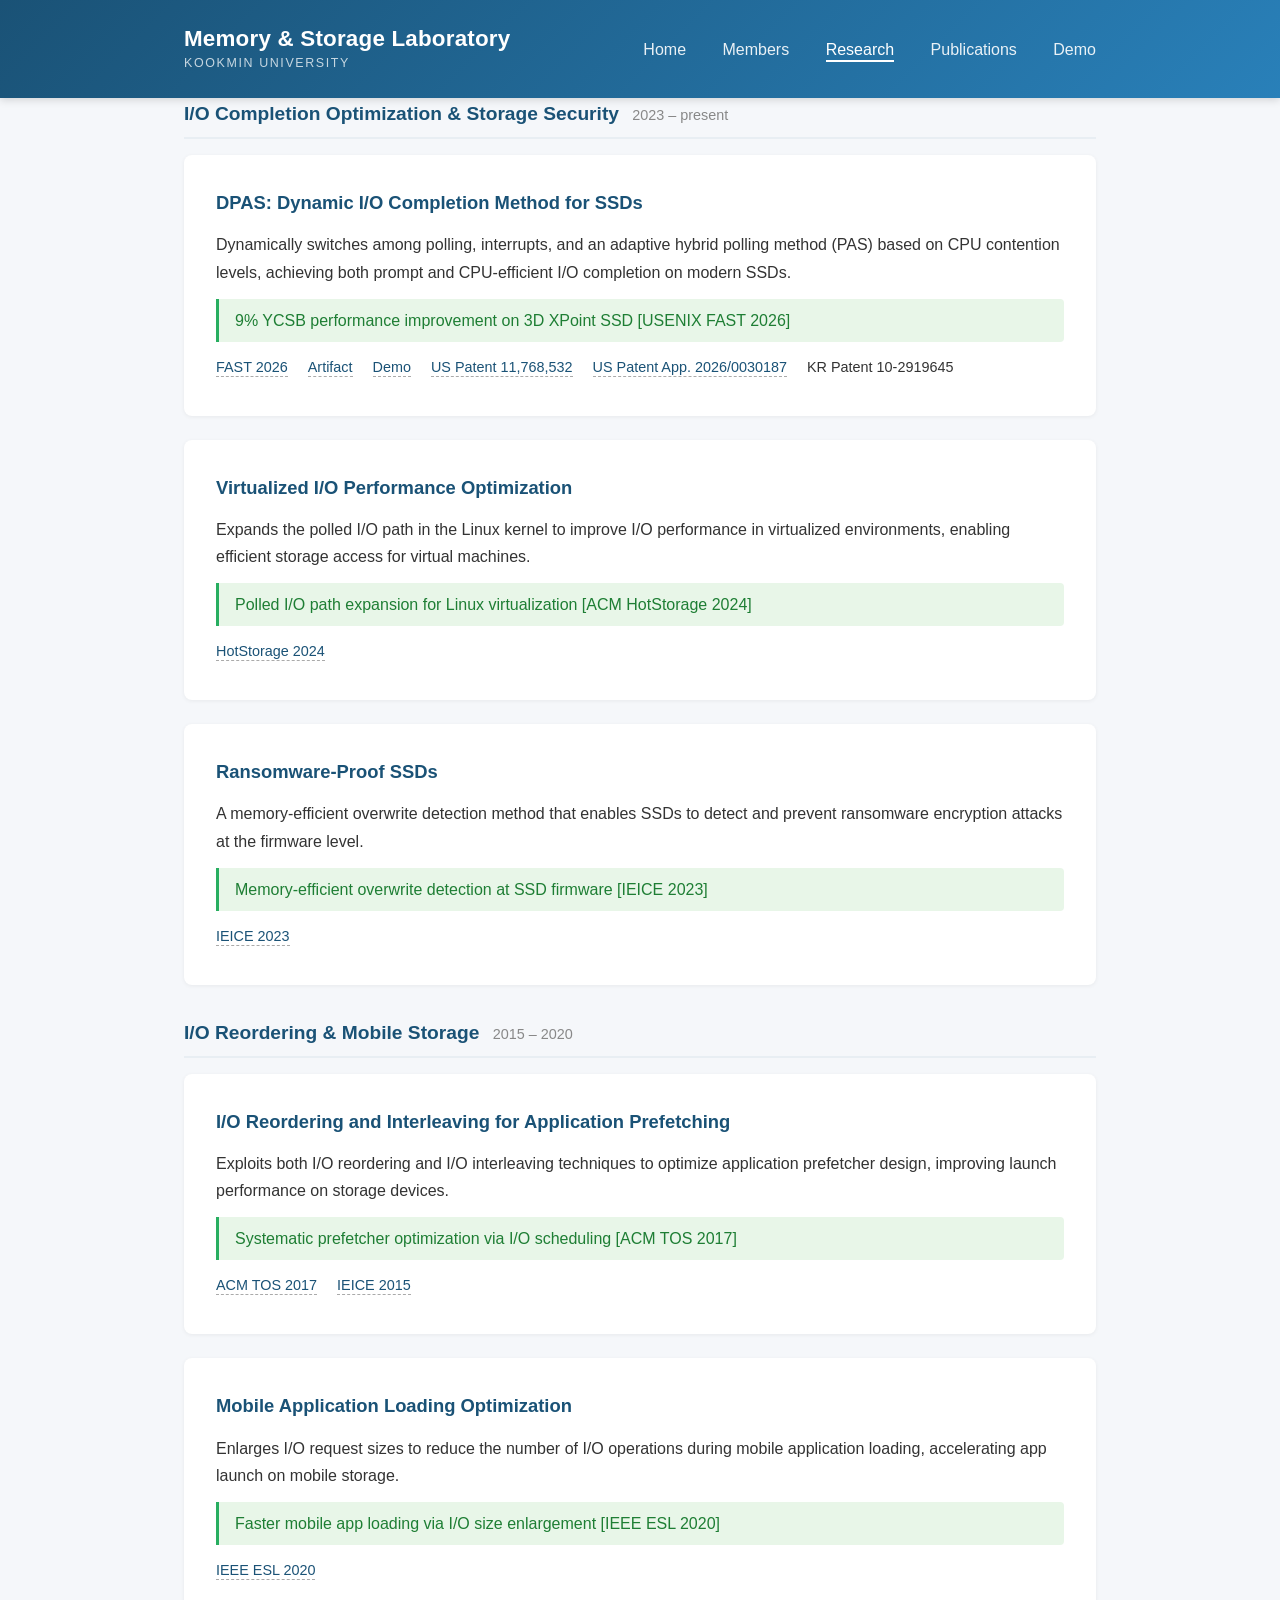
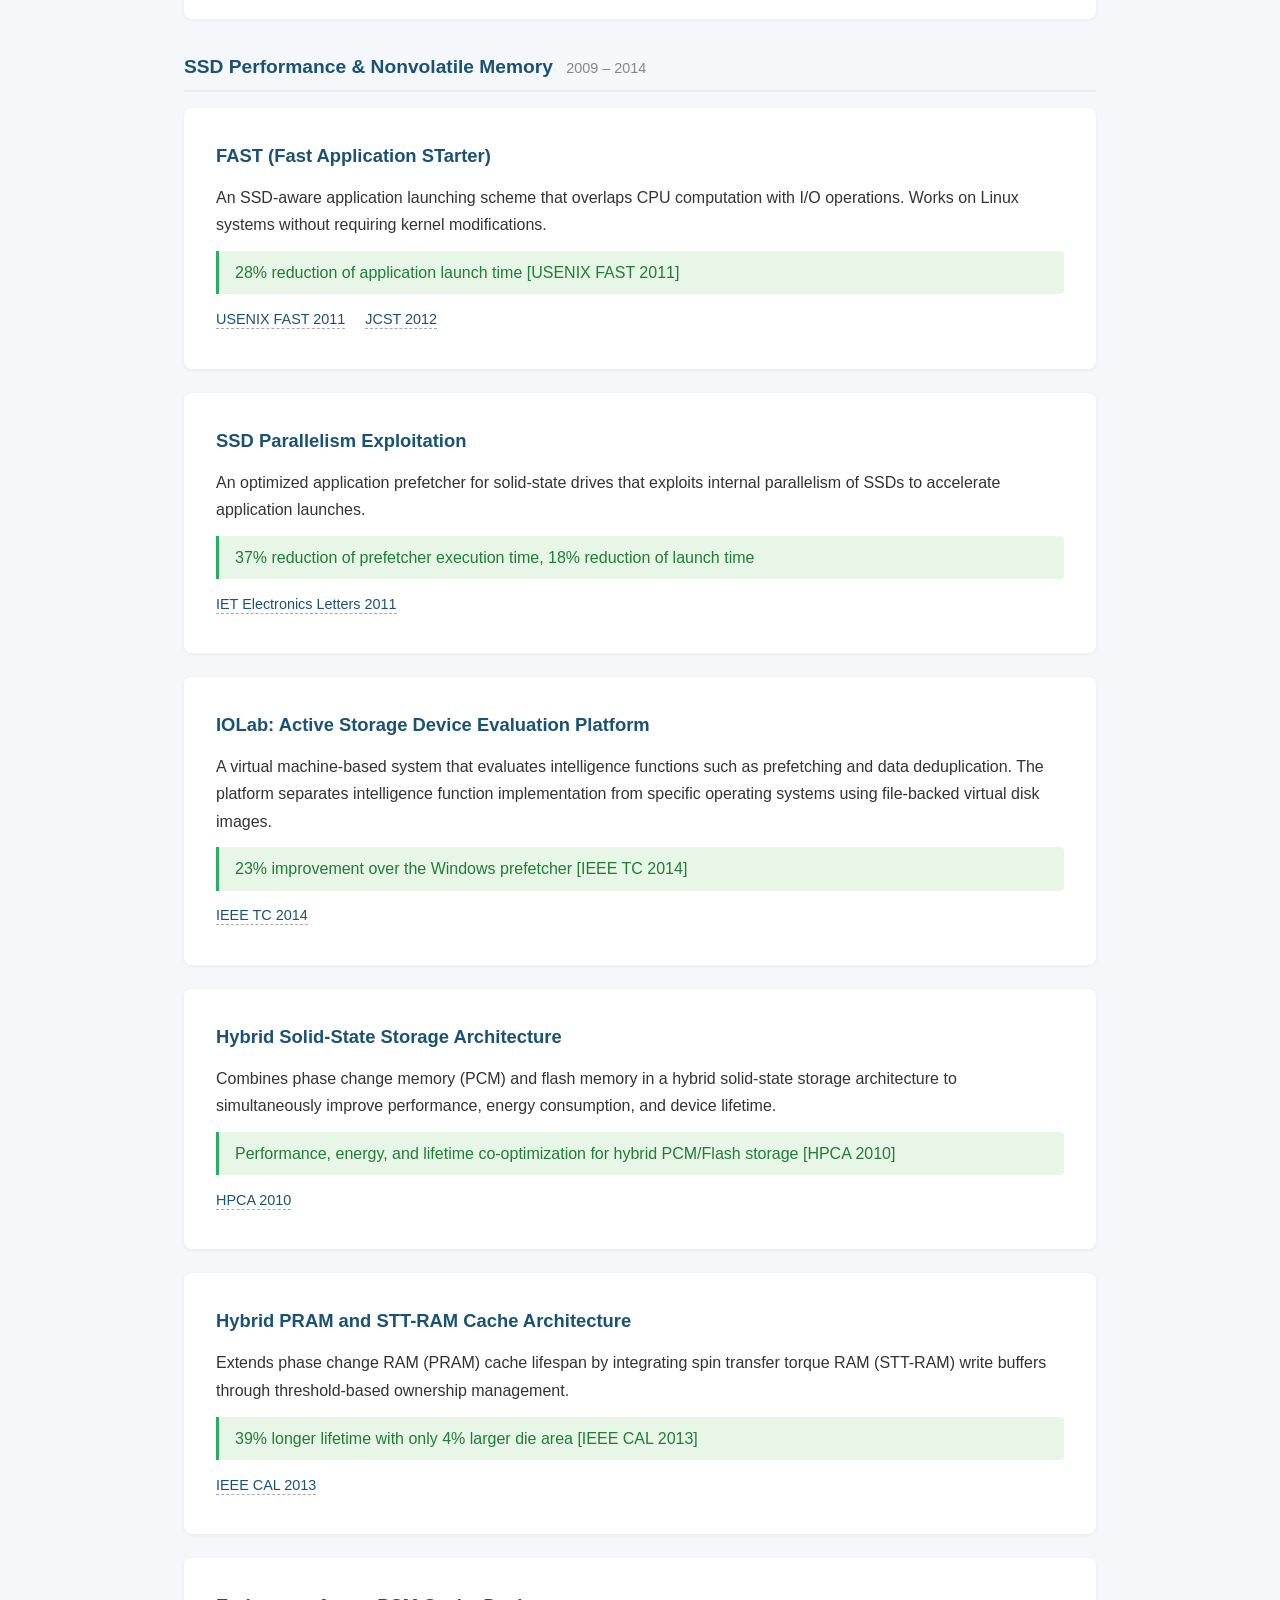
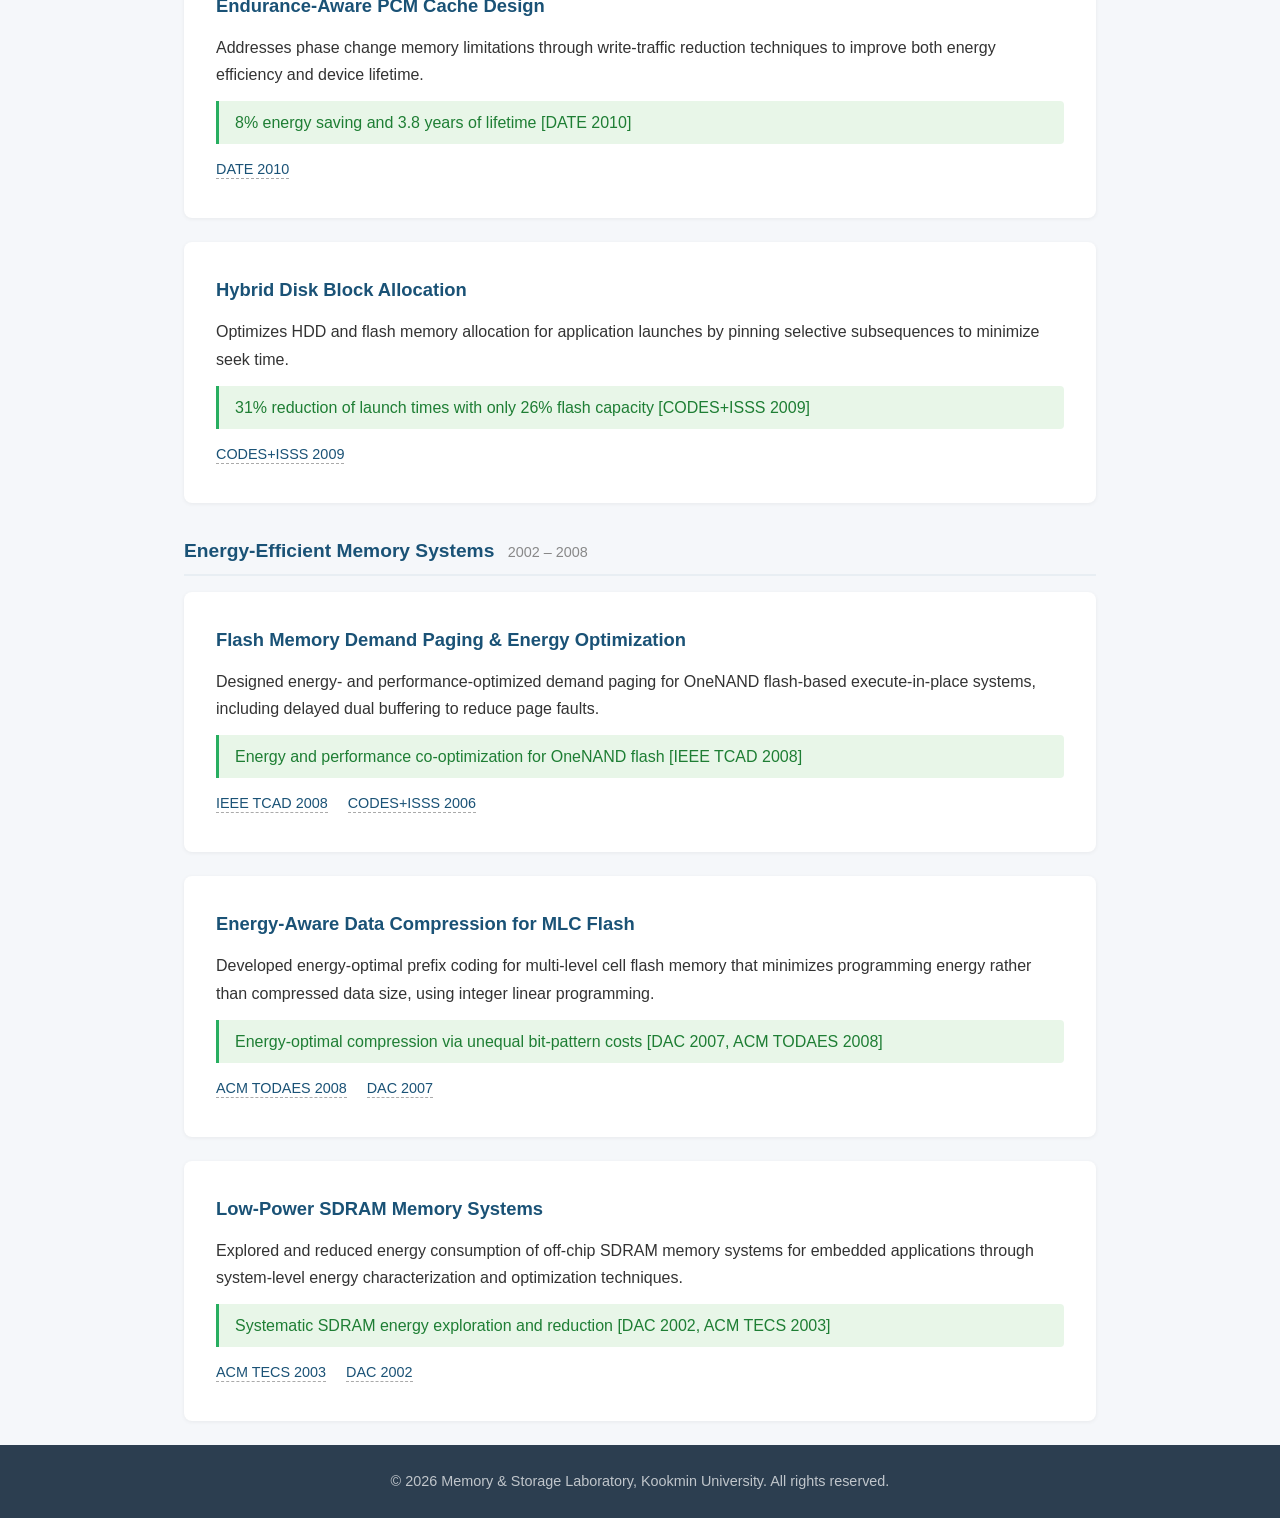
<file: research.html>
<!DOCTYPE html>
<html lang="en">
<head>
  <meta charset="UTF-8">
  <meta name="viewport" content="width=device-width, initial-scale=1.0">
  <title>Research - Memory &amp; Storage Laboratory</title>
  <!-- Google tag (gtag.js) -->
  <script async src="https://www.googletagmanager.com/gtag/js?id=G-V7QXWDGY8V"></script>
  <script>
    window.dataLayer = window.dataLayer || [];
    function gtag(){dataLayer.push(arguments);}
    gtag('js', new Date());
    gtag('config', 'G-V7QXWDGY8V');
  </script>
  <link rel="stylesheet" href="css/style.css">
</head>
<body>

<header>
  <div class="container">
    <div class="brand">
      <a href="index.html">
        <span class="brand-title">Memory &amp; Storage Laboratory</span>
        <span class="brand-sub">Kookmin University</span>
      </a>
    </div>
    <nav>
      <a href="index.html">Home</a>
      <a href="members.html">Members</a>
      <a href="research.html" class="active">Research</a>
      <a href="publication.html">Publications</a>
      <a href="demo.html">Demo</a>
    </nav>
  </div>
</header>

<main class="container">

  <h2 class="research-period">I/O Completion Optimization & Storage Security <span class="period-years">2023 &ndash; present</span></h2>

  <div class="research-card">
    <h3>DPAS: Dynamic I/O Completion Method for SSDs</h3>
    <p>
      Dynamically switches among polling, interrupts, and an adaptive hybrid polling method (PAS)
      based on CPU contention levels, achieving both prompt and CPU-efficient I/O completion on modern SSDs.
    </p>
    <div class="research-highlight">9% YCSB performance improvement on 3D XPoint SSD [USENIX FAST 2026]</div>
    <ul class="paper-links">
      <li><a href="https://www.usenix.org/conference/fast26/presentation/seo" target="_blank" rel="noopener noreferrer">FAST 2026</a></li>
      <li><a href="https://github.com/DongDongJu/DPAS_FAST26" target="_blank" rel="noopener noreferrer">Artifact</a></li>
      <li><a href="demo.html">Demo</a></li>
      <li><a href="https://patents.google.com/patent/US11768532B2/en" target="_blank" rel="noopener noreferrer">US Patent 11,768,532</a></li>
      <li><a href="https://patents.google.com/patent/US20260030187A1/en" target="_blank" rel="noopener noreferrer">US Patent App. 2026/0030187</a></li>
      <li>KR Patent 10-2919645</li>
    </ul>
  </div>

  <div class="research-card">
    <h3>Virtualized I/O Performance Optimization</h3>
    <p>
      Expands the polled I/O path in the Linux kernel to improve I/O performance in virtualized environments,
      enabling efficient storage access for virtual machines.
    </p>
    <div class="research-highlight">Polled I/O path expansion for Linux virtualization [ACM HotStorage 2024]</div>
    <ul class="paper-links">
      <li><a href="https://doi.org/10.1145/3655038.3665944" target="_blank" rel="noopener noreferrer">HotStorage 2024</a></li>
    </ul>
  </div>

  <div class="research-card">
    <h3>Ransomware-Proof SSDs</h3>
    <p>
      A memory-efficient overwrite detection method that enables SSDs to detect and prevent
      ransomware encryption attacks at the firmware level.
    </p>
    <div class="research-highlight">Memory-efficient overwrite detection at SSD firmware [IEICE 2023]</div>
    <ul class="paper-links">
      <li><a href="https://doi.org/10.1587/transinf.2023EDL8019" target="_blank" rel="noopener noreferrer">IEICE 2023</a></li>
    </ul>
  </div>

  <h2 class="research-period">I/O Reordering & Mobile Storage <span class="period-years">2015 &ndash; 2020</span></h2>

  <div class="research-card">
    <h3>I/O Reordering and Interleaving for Application Prefetching</h3>
    <p>
      Exploits both I/O reordering and I/O interleaving techniques to optimize application prefetcher design,
      improving launch performance on storage devices.
    </p>
    <div class="research-highlight">Systematic prefetcher optimization via I/O scheduling [ACM TOS 2017]</div>
    <ul class="paper-links">
      <li><a href="https://doi.org/10.1145/3024094" target="_blank" rel="noopener noreferrer">ACM TOS 2017</a></li>
      <li><a href="https://doi.org/10.1587/transinf.2015EDL8125" target="_blank" rel="noopener noreferrer">IEICE 2015</a></li>
    </ul>
  </div>

  <div class="research-card">
    <h3>Mobile Application Loading Optimization</h3>
    <p>
      Enlarges I/O request sizes to reduce the number of I/O operations during mobile application loading,
      accelerating app launch on mobile storage.
    </p>
    <div class="research-highlight">Faster mobile app loading via I/O size enlargement [IEEE ESL 2020]</div>
    <ul class="paper-links">
      <li><a href="https://doi.org/10.1109/LES.2019.2932108" target="_blank" rel="noopener noreferrer">IEEE ESL 2020</a></li>
    </ul>
  </div>

  <h2 class="research-period">SSD Performance & Nonvolatile Memory <span class="period-years">2009 &ndash; 2014</span></h2>

  <div class="research-card">
    <h3>FAST (Fast Application STarter)</h3>
    <p>
      An SSD-aware application launching scheme that overlaps CPU computation with I/O operations.
      Works on Linux systems without requiring kernel modifications.
    </p>
    <div class="research-highlight">28% reduction of application launch time [USENIX FAST 2011]</div>
    <ul class="paper-links">
      <li><a href="https://www.usenix.org/conference/fast11/fast-quick-application-launch-solid-state-drives" target="_blank" rel="noopener noreferrer">USENIX FAST 2011</a></li>
      <li><a href="https://doi.org/10.1007/s11390-012-1259-3" target="_blank" rel="noopener noreferrer">JCST 2012</a></li>
    </ul>
  </div>

  <div class="research-card">
    <h3>SSD Parallelism Exploitation</h3>
    <p>
      An optimized application prefetcher for solid-state drives that exploits internal parallelism of SSDs
      to accelerate application launches.
    </p>
    <div class="research-highlight">37% reduction of prefetcher execution time, 18% reduction of launch time</div>
    <ul class="paper-links">
      <li><a href="https://doi.org/10.1049/el.2011.0042" target="_blank" rel="noopener noreferrer">IET Electronics Letters 2011</a></li>
    </ul>
  </div>

  <div class="research-card">
    <h3>IOLab: Active Storage Device Evaluation Platform</h3>
    <p>
      A virtual machine-based system that evaluates intelligence functions such as prefetching and data deduplication.
      The platform separates intelligence function implementation from specific operating systems using file-backed virtual disk images.
    </p>
    <div class="research-highlight">23% improvement over the Windows prefetcher [IEEE TC 2014]</div>
    <ul class="paper-links">
      <li><a href="https://doi.org/10.1109/TC.2013.101" target="_blank" rel="noopener noreferrer">IEEE TC 2014</a></li>
    </ul>
  </div>

  <div class="research-card">
    <h3>Hybrid Solid-State Storage Architecture</h3>
    <p>
      Combines phase change memory (PCM) and flash memory in a hybrid solid-state storage architecture
      to simultaneously improve performance, energy consumption, and device lifetime.
    </p>
    <div class="research-highlight">Performance, energy, and lifetime co-optimization for hybrid PCM/Flash storage [HPCA 2010]</div>
    <ul class="paper-links">
      <li><a href="https://doi.org/10.1109/HPCA.2010.5416650" target="_blank" rel="noopener noreferrer">HPCA 2010</a></li>
    </ul>
  </div>

  <div class="research-card">
    <h3>Hybrid PRAM and STT-RAM Cache Architecture</h3>
    <p>
      Extends phase change RAM (PRAM) cache lifespan by integrating spin transfer torque RAM (STT-RAM) write buffers
      through threshold-based ownership management.
    </p>
    <div class="research-highlight">39% longer lifetime with only 4% larger die area [IEEE CAL 2013]</div>
    <ul class="paper-links">
      <li><a href="https://doi.org/10.1109/L-CA.2012.24" target="_blank" rel="noopener noreferrer">IEEE CAL 2013</a></li>
    </ul>
  </div>

  <div class="research-card">
    <h3>Endurance-Aware PCM Cache Design</h3>
    <p>
      Addresses phase change memory limitations through write-traffic reduction techniques
      to improve both energy efficiency and device lifetime.
    </p>
    <div class="research-highlight">8% energy saving and 3.8 years of lifetime [DATE 2010]</div>
    <ul class="paper-links">
      <li><a href="https://doi.org/10.1109/DATE.2010.5457221" target="_blank" rel="noopener noreferrer">DATE 2010</a></li>
    </ul>
  </div>

  <div class="research-card">
    <h3>Hybrid Disk Block Allocation</h3>
    <p>
      Optimizes HDD and flash memory allocation for application launches by pinning selective subsequences
      to minimize seek time.
    </p>
    <div class="research-highlight">31% reduction of launch times with only 26% flash capacity [CODES+ISSS 2009]</div>
    <ul class="paper-links">
      <li><a href="https://doi.org/10.1145/1629435.1629486" target="_blank" rel="noopener noreferrer">CODES+ISSS 2009</a></li>
    </ul>
  </div>

  <h2 class="research-period">Energy-Efficient Memory Systems <span class="period-years">2002 &ndash; 2008</span></h2>

  <div class="research-card">
    <h3>Flash Memory Demand Paging & Energy Optimization</h3>
    <p>
      Designed energy- and performance-optimized demand paging for OneNAND flash-based execute-in-place systems,
      including delayed dual buffering to reduce page faults.
    </p>
    <div class="research-highlight">Energy and performance co-optimization for OneNAND flash [IEEE TCAD 2008]</div>
    <ul class="paper-links">
      <li><a href="https://doi.org/10.1109/TCAD.2008.2006081" target="_blank" rel="noopener noreferrer">IEEE TCAD 2008</a></li>
      <li><a href="https://doi.org/10.1145/1176254.1176310" target="_blank" rel="noopener noreferrer">CODES+ISSS 2006</a></li>
    </ul>
  </div>

  <div class="research-card">
    <h3>Energy-Aware Data Compression for MLC Flash</h3>
    <p>
      Developed energy-optimal prefix coding for multi-level cell flash memory that minimizes
      programming energy rather than compressed data size, using integer linear programming.
    </p>
    <div class="research-highlight">Energy-optimal compression via unequal bit-pattern costs [DAC 2007, ACM TODAES 2008]</div>
    <ul class="paper-links">
      <li><a href="https://doi.org/10.1145/1367045.1367052" target="_blank" rel="noopener noreferrer">ACM TODAES 2008</a></li>
      <li><a href="https://dl.acm.org/doi/10.1145/1278480.1278659" target="_blank" rel="noopener noreferrer">DAC 2007</a></li>
    </ul>
  </div>

  <div class="research-card">
    <h3>Low-Power SDRAM Memory Systems</h3>
    <p>
      Explored and reduced energy consumption of off-chip SDRAM memory systems for embedded applications
      through system-level energy characterization and optimization techniques.
    </p>
    <div class="research-highlight">Systematic SDRAM energy exploration and reduction [DAC 2002, ACM TECS 2003]</div>
    <ul class="paper-links">
      <li><a href="https://doi.org/10.1145/605459.605464" target="_blank" rel="noopener noreferrer">ACM TECS 2003</a></li>
      <li><a href="https://doi.org/10.1109/DAC.2002.1012748" target="_blank" rel="noopener noreferrer">DAC 2002</a></li>
    </ul>
  </div>

</main>

<footer>
  <div class="container">
    &copy; 2026 Memory &amp; Storage Laboratory, Kookmin University. All rights reserved.
  </div>
</footer>

</body>
</html>
</file>
<file: css/style.css>
/* Reset & Base */
* { margin: 0; padding: 0; box-sizing: border-box; }

body {
  font-family: 'Segoe UI', Tahoma, Geneva, Verdana, sans-serif;
  line-height: 1.7;
  color: #333;
  background: #f5f7fa;
}

a { color: #1a5276; text-decoration: none; }
a:hover { color: #2980b9; text-decoration: underline; }

/* Header */
header {
  background: linear-gradient(135deg, #1a5276, #2980b9);
  color: #fff;
  padding: 1.5rem 0;
  box-shadow: 0 2px 8px rgba(0,0,0,0.15);
}

header .container {
  display: flex;
  justify-content: space-between;
  align-items: center;
}

header h1 {
  font-size: 1.6rem;
  font-weight: 600;
}

nav a {
  color: rgba(255,255,255,0.9);
  margin-left: 2rem;
  font-size: 1rem;
  font-weight: 500;
  padding-bottom: 2px;
  border-bottom: 2px solid transparent;
  transition: border-color 0.2s;
}

nav a:hover, nav a.active {
  color: #fff;
  text-decoration: none;
  border-bottom-color: #fff;
}

/* Layout */
.container {
  max-width: 960px;
  margin: 0 auto;
  padding: 0 1.5rem;
}

main {
  padding: 2.5rem 0 3rem;
}

/* Profile Section */
.profile {
  display: flex;
  gap: 2.5rem;
  align-items: flex-start;
  margin-bottom: 2.5rem;
}

.profile-photo {
  width: 180px;
  height: 220px;
  object-fit: cover;
  border-radius: 8px;
  box-shadow: 0 2px 12px rgba(0,0,0,0.12);
  flex-shrink: 0;
  background: #ddd;
}

.profile-info h2 {
  font-size: 1.5rem;
  color: #1a5276;
  margin-bottom: 0.3rem;
}

.profile-info .title {
  font-size: 1.05rem;
  color: #555;
  margin-bottom: 1rem;
}

.profile-info .education {
  font-size: 0.95rem;
  color: #666;
  margin-bottom: 0.2rem;
}

/* Section */
section {
  background: #fff;
  border-radius: 8px;
  padding: 2rem;
  margin-bottom: 1.5rem;
  box-shadow: 0 1px 4px rgba(0,0,0,0.06);
}

section h2 {
  font-size: 1.3rem;
  color: #1a5276;
  border-bottom: 2px solid #e8eef3;
  padding-bottom: 0.5rem;
  margin-bottom: 1.2rem;
}

section h3 {
  font-size: 1.1rem;
  color: #2c3e50;
  margin: 1.5rem 0 0.8rem;
}

section ul {
  padding-left: 1.5rem;
}

section ul li {
  margin-bottom: 0.5rem;
}

/* Contact */
.contact-grid {
  display: grid;
  grid-template-columns: auto 1fr;
  gap: 0.5rem 1.5rem;
}

.contact-grid dt {
  font-weight: 600;
  color: #555;
}

.contact-grid dd {
  color: #333;
}

/* Links list */
.links-list li {
  list-style: none;
  padding: 0.3rem 0;
}

.links-list li::before {
  content: "\2192";
  margin-right: 0.5rem;
  color: #2980b9;
}

/* Publication list */
.pub-list {
  list-style: none;
  padding-left: 0;
  counter-reset: pub;
}

.pub-list li {
  padding: 0.8rem 0;
  border-bottom: 1px solid #f0f0f0;
  padding-left: 2.5rem;
  position: relative;
}

.pub-list li::before {
  counter-increment: pub;
  content: "[" counter(pub) "]";
  position: absolute;
  left: 0;
  color: #1a5276;
  font-weight: 600;
  font-size: 0.9rem;
}

.pub-list .pub-title {
  font-weight: 600;
  color: #2c3e50;
}

.pub-list .pub-venue {
  font-style: italic;
  color: #666;
}

.pub-list .pub-year {
  display: inline-block;
  background: #e8eef3;
  color: #1a5276;
  padding: 0.1rem 0.5rem;
  border-radius: 3px;
  font-size: 0.85rem;
  font-weight: 600;
  margin-left: 0.3rem;
}

/* Research cards */
.research-card {
  background: #fff;
  border-radius: 8px;
  padding: 2rem;
  margin-bottom: 1.5rem;
  box-shadow: 0 1px 4px rgba(0,0,0,0.06);
}

.research-card h3 {
  font-size: 1.15rem;
  color: #1a5276;
  margin-bottom: 0.8rem;
}

.research-card p {
  margin-bottom: 0.6rem;
}

.research-highlight {
  background: #e8f6e8;
  border-left: 3px solid #27ae60;
  padding: 0.5rem 1rem;
  margin: 0.8rem 0;
  border-radius: 0 4px 4px 0;
  font-weight: 500;
  color: #1e7e34;
}

/* Research paper links */
.research-card .paper-links {
  margin-top: 0.8rem;
  padding: 0;
  list-style: none;
  font-size: 0.9rem;
}

.research-card .paper-links li {
  display: inline-block;
  margin-right: 1rem;
  margin-bottom: 0.3rem;
}

.research-card .paper-links a {
  color: #1a5276;
  border-bottom: 1px dashed #aaa;
  padding-bottom: 1px;
}

.research-card .paper-links a:hover {
  color: #2980b9;
  border-bottom-style: solid;
  text-decoration: none;
}

/* Research period */
.research-period {
  font-size: 1.2rem;
  color: #1a5276;
  margin: 2rem 0 1rem;
  padding-bottom: 0.4rem;
  border-bottom: 2px solid #e8eef3;
}

.research-period:first-child {
  margin-top: 0;
}

.research-period .period-years {
  font-size: 0.9rem;
  color: #888;
  font-weight: 400;
  margin-left: 0.5rem;
}

/* Footer */
footer {
  background: #2c3e50;
  color: rgba(255,255,255,0.7);
  text-align: center;
  padding: 1.5rem 0;
  font-size: 0.9rem;
}

/* View toggle */
.view-toggle {
  display: flex;
  gap: 0.5rem;
  margin-bottom: 1.5rem;
}

.view-toggle button {
  padding: 0.5rem 1.2rem;
  border: 2px solid #1a5276;
  background: #fff;
  color: #1a5276;
  border-radius: 5px;
  cursor: pointer;
  font-size: 0.9rem;
  font-weight: 600;
  transition: all 0.2s;
}

.view-toggle button.active {
  background: #1a5276;
  color: #fff;
}

.view-toggle button:hover:not(.active) {
  background: #e8eef3;
}

.year-heading {
  font-size: 1.2rem;
  color: #1a5276;
  border-bottom: 2px solid #e8eef3;
  padding-bottom: 0.4rem;
  margin: 1.5rem 0 0.8rem;
}

.year-heading:first-child {
  margin-top: 0;
}

.pub-type-tag {
  display: inline-block;
  font-size: 0.75rem;
  font-weight: 600;
  padding: 0.1rem 0.4rem;
  border-radius: 3px;
  margin-left: 0.4rem;
  vertical-align: middle;
}

.pub-type-tag.conf { background: #dbeafe; color: #1e40af; }
.pub-type-tag.journal { background: #fef3c7; color: #92400e; }
.pub-type-tag.patent { background: #ede9fe; color: #5b21b6; }

#chrono-view { display: none; }
#chrono-view section { margin-bottom: 0; box-shadow: none; padding: 1.5rem 2rem; }
#chrono-view section:last-child { border-radius: 0 0 8px 8px; }
#chrono-view section:first-child { border-radius: 8px 8px 0 0; }
#chrono-view-wrapper {
  background: #fff;
  border-radius: 8px;
  box-shadow: 0 1px 4px rgba(0,0,0,0.06);
  overflow: hidden;
}

/* Responsive */
@media (max-width: 768px) {
  .profile { flex-direction: column; align-items: center; text-align: center; }
  .profile-photo { width: 150px; height: 180px; }
  header .container { flex-direction: column; gap: 1rem; }
  nav a { margin: 0 0.8rem; }
  .contact-grid { grid-template-columns: 1fr; }
}

/* ===== Lab Branding (header) ===== */
.brand a { color: #fff; text-decoration: none; display: block; }
.brand a:hover { color: #fff; text-decoration: none; }

.brand-title {
  display: block;
  font-size: 1.4rem;
  font-weight: 700;
  letter-spacing: 0.2px;
  line-height: 1.3;
}

.brand-sub {
  display: block;
  font-size: 0.78rem;
  font-weight: 400;
  letter-spacing: 1.6px;
  text-transform: uppercase;
  color: rgba(255,255,255,0.75);
}

/* ===== Hero (home) ===== */
main.home { padding-top: 0; }
main.home > .container { padding-top: 2.5rem; }

.hero {
  background: linear-gradient(135deg, #16405c 0%, #2471a3 55%, #2980b9 100%);
  color: #fff;
  padding: 3.5rem 0 3.2rem;
  border-radius: 0;
  box-shadow: none;
  margin-bottom: 0;
}

.hero .hero-eyebrow {
  font-size: 0.82rem;
  letter-spacing: 1.8px;
  text-transform: uppercase;
  color: rgba(255,255,255,0.75);
  margin-bottom: 0.8rem;
}

.hero h2 {
  font-size: 1.85rem;
  line-height: 1.35;
  font-weight: 700;
  color: #fff;
  border: none;
  padding: 0;
  margin: 0 0 1rem;
  max-width: 44rem;
}

.hero .hero-lead {
  font-size: 1.02rem;
  color: rgba(255,255,255,0.92);
  max-width: 46rem;
  margin-bottom: 1.6rem;
}

.hero-actions { display: flex; flex-wrap: wrap; gap: 0.8rem; }

.btn {
  display: inline-block;
  padding: 0.55rem 1.3rem;
  border-radius: 5px;
  font-size: 0.92rem;
  font-weight: 600;
  background: #fff;
  color: #1a5276;
  border: 2px solid #fff;
  transition: background 0.2s, color 0.2s;
}

.btn:hover { background: #eaf3fa; color: #1a5276; text-decoration: none; }

.btn-outline { background: transparent; color: #fff; }
.btn-outline:hover { background: rgba(255,255,255,0.15); color: #fff; }

/* ===== Topic cards (research areas) ===== */
.card-grid {
  display: grid;
  grid-template-columns: repeat(auto-fit, minmax(220px, 1fr));
  gap: 1.1rem;
}

.topic-card {
  border: 1px solid #e3eaf0;
  border-left: 3px solid #2980b9;
  border-radius: 6px;
  background: #fbfdff;
  padding: 1.1rem 1.2rem;
}

.topic-card h3 {
  margin: 0 0 0.4rem;
  font-size: 1rem;
  color: #1a5276;
}

.topic-card p {
  margin: 0;
  font-size: 0.9rem;
  color: #555;
  line-height: 1.55;
}

/* ===== News list ===== */
.news-list { list-style: none; padding-left: 0; }

.news-list li {
  display: grid;
  grid-template-columns: 7rem 1fr;
  gap: 1rem;
  padding: 0.6rem 0;
  border-bottom: 1px solid #f0f0f0;
  margin-bottom: 0;
}

.news-list li:last-child { border-bottom: none; }

.news-date {
  color: #2980b9;
  font-weight: 600;
  font-size: 0.85rem;
  white-space: nowrap;
  padding-top: 0.1rem;
}

/* ===== Members ===== */
.member-group-note {
  font-size: 0.9rem;
  color: #777;
  margin-bottom: 1.2rem;
}

.member-grid {
  display: grid;
  grid-template-columns: repeat(auto-fill, minmax(160px, 1fr));
  gap: 1.6rem 1.2rem;
}

.member-card { text-align: center; }

.member-photo {
  width: 110px;
  height: 110px;
  object-fit: cover;
  border-radius: 50%;
  background: #e3eaf0;
  margin: 0 auto;
  display: block;
}

.member-avatar {
  width: 110px;
  height: 110px;
  border-radius: 50%;
  margin: 0 auto;
  display: flex;
  align-items: center;
  justify-content: center;
  font-size: 1.9rem;
  font-weight: 600;
  color: #fff;
  background: linear-gradient(135deg, #1a5276, #2980b9);
  letter-spacing: 0.5px;
}

.member-name {
  font-weight: 600;
  color: #2c3e50;
  margin-top: 0.7rem;
  font-size: 0.98rem;
}

.member-name-kr {
  font-size: 0.85rem;
  color: #888;
  font-weight: 400;
}

.member-role {
  font-size: 0.85rem;
  color: #2980b9;
  font-weight: 500;
}

.member-topic {
  font-size: 0.82rem;
  color: #666;
  line-height: 1.45;
  margin-top: 0.2rem;
}

.member-links { font-size: 0.8rem; margin-top: 0.3rem; }
.member-links a { margin: 0 0.25rem; }

/* Faculty entry */
.faculty-list { display: grid; gap: 1.8rem; }

.faculty-item {
  display: flex;
  gap: 1.5rem;
  align-items: flex-start;
}

.faculty-item .faculty-photo {
  width: 130px;
  height: 160px;
  object-fit: cover;
  border-radius: 6px;
  background: #e3eaf0;
  flex-shrink: 0;
}

.faculty-item .faculty-avatar {
  width: 130px;
  height: 160px;
  border-radius: 6px;
  flex-shrink: 0;
  display: flex;
  align-items: center;
  justify-content: center;
  font-size: 2.1rem;
  font-weight: 600;
  color: #fff;
  letter-spacing: 1px;
  background: linear-gradient(135deg, #1a5276, #2980b9);
}

.faculty-item h3 { margin: 0 0 0.2rem; font-size: 1.15rem; color: #1a5276; }
.faculty-item .faculty-role { color: #555; font-size: 0.95rem; margin-bottom: 0.5rem; }
.faculty-item p { font-size: 0.92rem; color: #555; margin-bottom: 0.3rem; }

/* Alumni table */
.alumni-table {
  width: 100%;
  border-collapse: collapse;
  font-size: 0.92rem;
}

.alumni-table th {
  text-align: left;
  background: #f2f6f9;
  color: #1a5276;
  padding: 0.55rem 0.8rem;
  font-weight: 600;
  white-space: nowrap;
}

.alumni-table td {
  padding: 0.55rem 0.8rem;
  border-bottom: 1px solid #eee;
  vertical-align: top;
}

.alumni-table tr:last-child td { border-bottom: none; }

/* ===== Openings / call for students ===== */
.callout {
  background: #eaf4fb;
  border-left: 4px solid #2980b9;
  border-radius: 0 6px 6px 0;
  padding: 1.1rem 1.3rem;
  font-size: 0.95rem;
}

.callout strong { color: #1a5276; }

/* ===== Responsive additions ===== */
@media (max-width: 768px) {
  .brand-title { font-size: 1.2rem; }
  .brand { text-align: center; }
  .hero { padding: 2.5rem 0; }
  .hero h2 { font-size: 1.45rem; }
  .news-list li { grid-template-columns: 1fr; gap: 0.15rem; }
  .faculty-item { flex-direction: column; align-items: center; text-align: center; }
  .alumni-table, .alumni-table thead, .alumni-table tbody, .alumni-table tr, .alumni-table th, .alumni-table td { display: block; }
  .alumni-table thead { display: none; }
  .alumni-table tr { border-bottom: 1px solid #eee; padding: 0.5rem 0; }
  .alumni-table td { border: none; padding: 0.15rem 0; }
}
</file>
